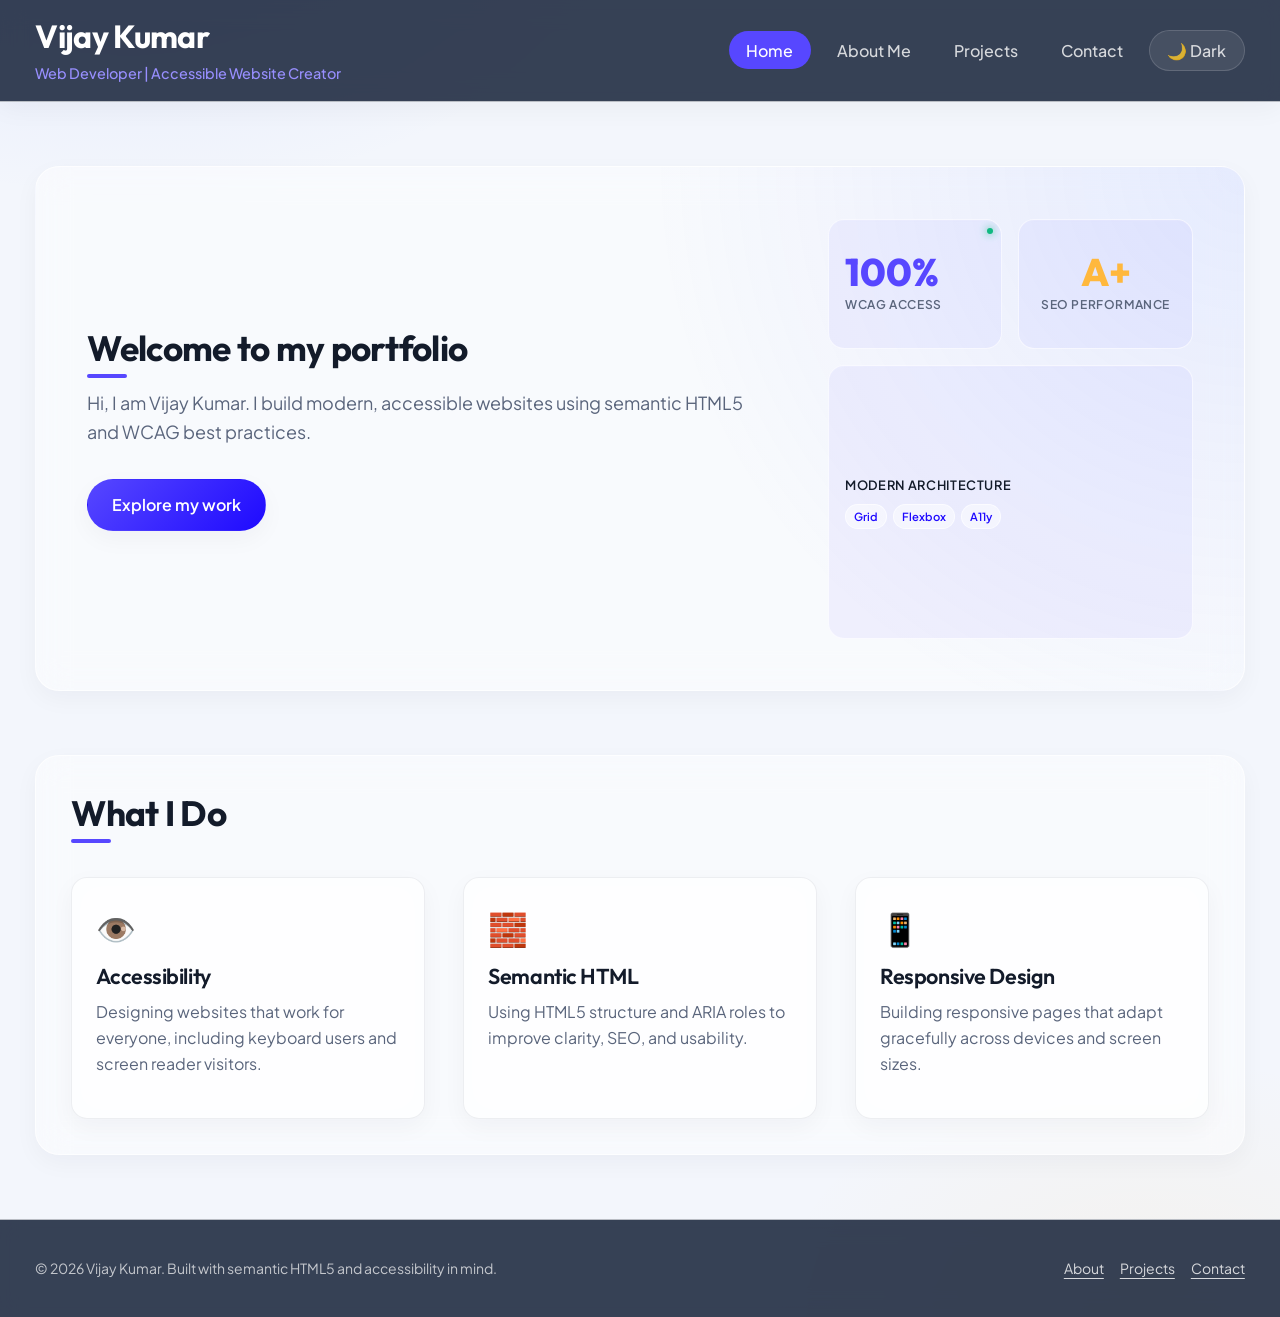
<file: index.html>
<!doctype html>
<html lang="en" dir="ltr">
<head>
  <meta charset="UTF-8">
  <meta name="viewport" content="width=device-width, initial-scale=1.0">
  <meta http-equiv="X-UA-Compatible" content="ie=edge">
  <title>Vijay Kumar | Web Developer & Accessibility Expert</title>
  <meta name="description" content="Discover Vijay Kumar's portfolio of semantic HTML5 and accessible websites. Expert in WCAG compliance and modern web standards.">
  <meta name="keywords" content="Web Developer, HTML5, CSS, Accessibility, WCAG, Semantic HTML, SEO-friendly, Portfolio">
  <meta name="author" content="Vijay Kumar">
  <meta name="theme-color" content="#004a99">
  <meta name="color-scheme" content="light dark">
  <link rel="icon" href="images/favicon.svg" type="image/svg+xml">
  <link rel="canonical" href="https://vijayportfolio.com/">
  
  <!-- Open Graph Tags for Social Media -->
  <meta property="og:type" content="website">
  <meta property="og:url" content="https://vijayportfolio.com/">
  <meta property="og:title" content="Vijay Kumar | Web Developer & Accessibility Expert">
  <meta property="og:description" content="Discover Vijay Kumar's portfolio of semantic HTML5 and accessible websites. Expert in WCAG compliance and modern web standards.">
  <meta property="og:image" content="https://vijayportfolio.com/images/og-image.png">
  <meta property="og:image:alt" content="Vijay Kumar's portfolio website">
  <meta property="og:site_name" content="Vijay Kumar's Portfolio">
  <meta property="og:locale" content="en_US">
  
  <!-- Twitter Card Tags -->
  <meta name="twitter:card" content="summary_large_image">
  <meta name="twitter:url" content="https://vijayportfolio.com/">
  <meta name="twitter:title" content="Vijay Kumar | Web Developer & Accessibility Expert">
  <meta name="twitter:description" content="Discover Vijay Kumar's portfolio of semantic HTML5 and accessible websites. Expert in WCAG compliance and modern web standards.">
  <meta name="twitter:image" content="https://vijayportfolio.com/images/twitter-image.png">
  <meta name="twitter:image:alt" content="Vijay Kumar's portfolio website">
  
  <!-- Additional SEO Meta Tags -->
  <meta name="robots" content="index, follow, max-image-preview:large, max-snippet:-1, max-video-preview:-1">
  <meta name="googlebot" content="index, follow">
  <link rel="stylesheet" href="css/style.css">
  
  <!-- JSON-LD Structured Data -->
  <script type="application/ld+json">
  {
    "@context": "https://schema.org",
    "@type": "Person",
    "name": "Vijay Kumar",
    "url": "https://vijayportfolio.com",
    "image": "https://vijayportfolio.com/images/profile.svg",
    "sameAs": [],
    "jobTitle": "Web Developer",
    "description": "Web Developer specializing in semantic HTML5 and accessible websites",
    "knowsAbout": ["Web Development", "HTML5", "CSS", "Accessibility", "WCAG", "SEO"]
  }
  </script>
  
  <script type="application/ld+json">
  {
    "@context": "https://schema.org",
    "@type": "WebSite",
    "name": "Vijay Kumar's Portfolio",
    "url": "https://vijayportfolio.com",
    "description": "Semantic HTML5 and accessible portfolio website"
  }
  </script>
</head>
<body class="site-shell">
  <!-- Skip to main content link for keyboard users -->
  <a href="#main-content" class="skip-link">Skip to main content</a>
  
  <header role="banner" aria-label="Site header">
    <div class="container header-row">
      <div class="brand-block">
        <h1>Vijay Kumar</h1>
        <p class="tagline" aria-label="Professional tagline">Web Developer | Accessible Website Creator</p>
      </div>
      <nav aria-label="Main site navigation" role="navigation">
        <ul class="nav-list">
          <li><a href="index.html" aria-current="page">Home</a></li>
          <li><a href="about.html">About Me</a></li>
          <li><a href="projects.html">Projects</a></li>
          <li><a href="contact.html">Contact</a></li>
          <li><button type="button" class="theme-toggle" id="themeToggle" aria-label="Toggle color theme">🌙 Dark</button></li>
        </ul>
      </nav>
    </div>
  </header>

  <main id="main-content" class="page-home" role="main" aria-label="Main content">
    <div class="container main-stack">
    <section aria-labelledby="welcome-heading" class="hero">
      <div class="hero-content">
        <h2 id="welcome-heading">Welcome to my portfolio</h2>
        <p>Hi, I am Vijay Kumar. I build modern, accessible websites using semantic HTML5 and WCAG best practices.</p>
        <a href="#skills-heading" class="btn-primary">Explore my work</a>
      </div>
      <div class="hero-visual" aria-hidden="true">
        <div class="visual-card stats-card">
          <div class="card-glow-dot"></div>
          <span class="stat-number">100%</span>
          <span class="stat-label">WCAG Access</span>
        </div>
        <div class="visual-card rank-card">
          <span class="rank-letter">A+</span>
          <span class="rank-label">SEO Performance</span>
        </div>
        <div class="visual-card tech-card">
          <span class="tech-title">Modern Architecture</span>
          <div class="tech-tags">
            <span>Grid</span>
            <span>Flexbox</span>
            <span>A11y</span>
          </div>
        </div>
      </div>
    </section>

    <section aria-labelledby="skills-heading" class="highlights">
      <h2 id="skills-heading">What I Do</h2>
      <div class="highlights-grid">
        <article aria-labelledby="accessibility-title">
          <div class="card-icon" aria-hidden="true">👁️</div>
          <h3 id="accessibility-title">Accessibility</h3>
          <p>Designing websites that work for everyone, including keyboard users and screen reader visitors.</p>
        </article>
        <article aria-labelledby="semantic-title">
          <div class="card-icon" aria-hidden="true">🧱</div>
          <h3 id="semantic-title">Semantic HTML</h3>
          <p>Using HTML5 structure and ARIA roles to improve clarity, SEO, and usability.</p>
        </article>
        <article aria-labelledby="responsive-title">
          <div class="card-icon" aria-hidden="true">📱</div>
          <h3 id="responsive-title">Responsive Design</h3>
          <p>Building responsive pages that adapt gracefully across devices and screen sizes.</p>
        </article>
      </div>
    </section>
    </div>
  </main>

  <footer role="contentinfo" aria-label="Site footer">
    <div class="container">
      <p>&copy; 2026 Vijay Kumar. Built with semantic HTML5 and accessibility in mind.</p>
      <nav aria-label="Footer navigation">
        <ul class="footer-links">
          <li><a href="about.html">About</a></li>
          <li><a href="projects.html">Projects</a></li>
          <li><a href="contact.html">Contact</a></li>
        </ul>
      </nav>
    </div>
  </footer>
  <script>
    (function () {
      const savedTheme = localStorage.getItem('portfolio-theme');
      const systemTheme = window.matchMedia('(prefers-color-scheme: dark)').matches ? 'dark' : 'light';
      const theme = savedTheme || systemTheme;
      document.documentElement.setAttribute('data-theme', theme);

      const button = document.getElementById('themeToggle');
      if (button) {
        button.textContent = theme === 'dark' ? '☀️ Light' : '🌙 Dark';
        button.addEventListener('click', () => {
          const nextTheme = document.documentElement.getAttribute('data-theme') === 'dark' ? 'light' : 'dark';
          document.documentElement.setAttribute('data-theme', nextTheme);
          localStorage.setItem('portfolio-theme', nextTheme);
          button.textContent = nextTheme === 'dark' ? '☀️ Light' : '🌙 Dark';
          button.setAttribute('aria-pressed', String(nextTheme === 'dark'));
        });
        button.setAttribute('aria-pressed', String(theme === 'dark'));
      }
    })();
  </script>
</body>
</html>
</file>
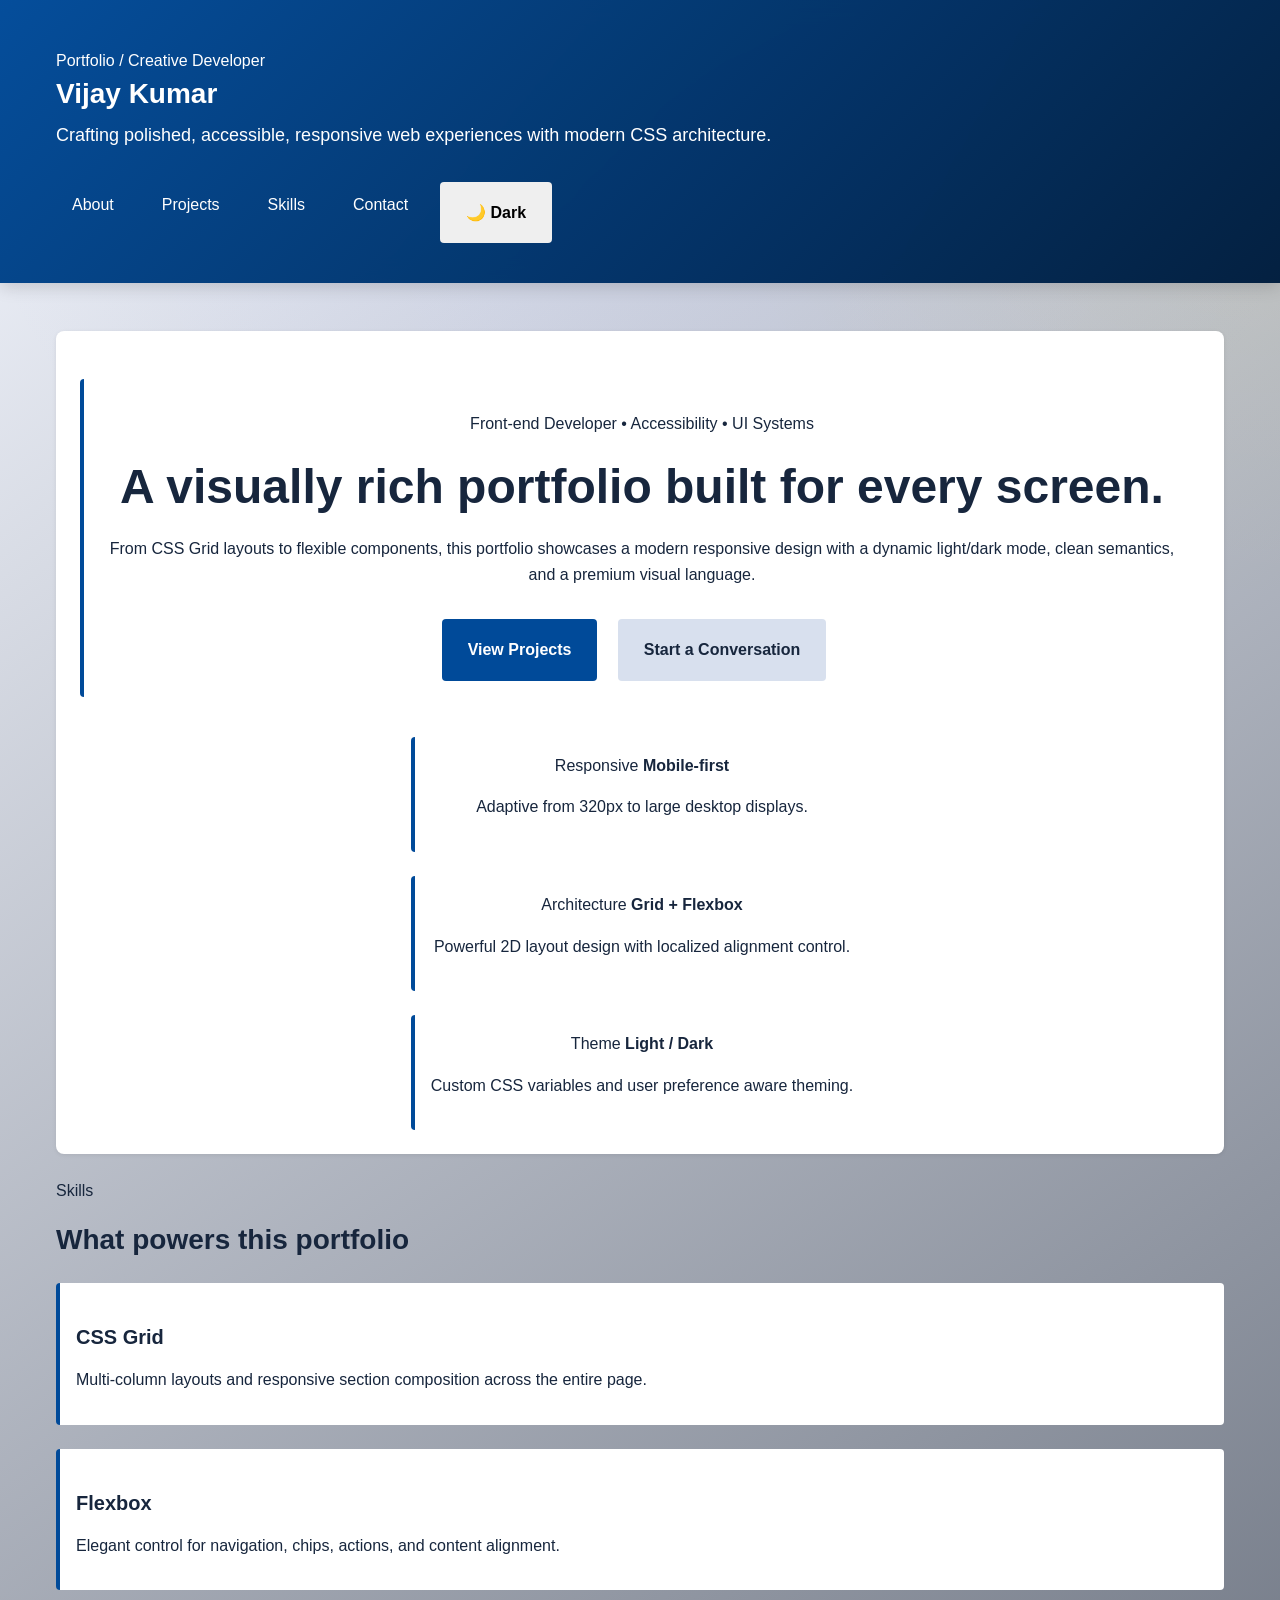
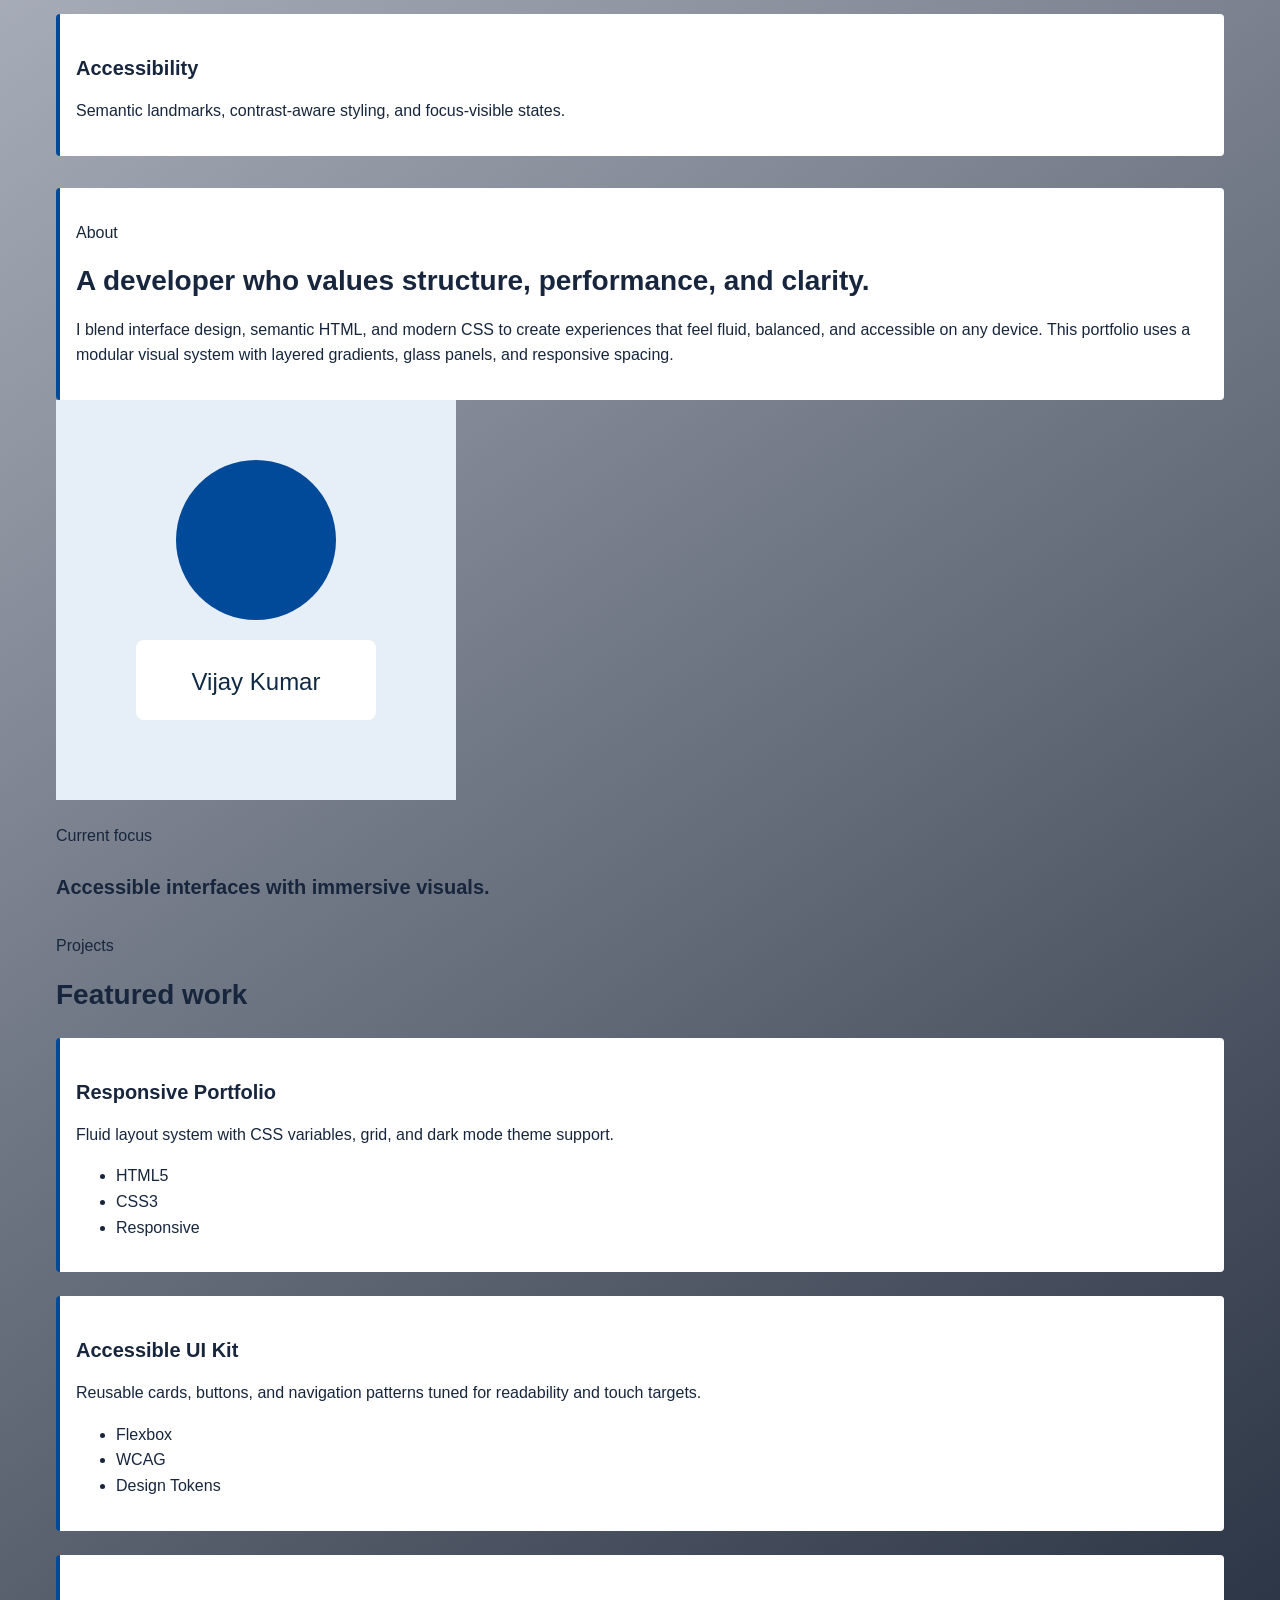
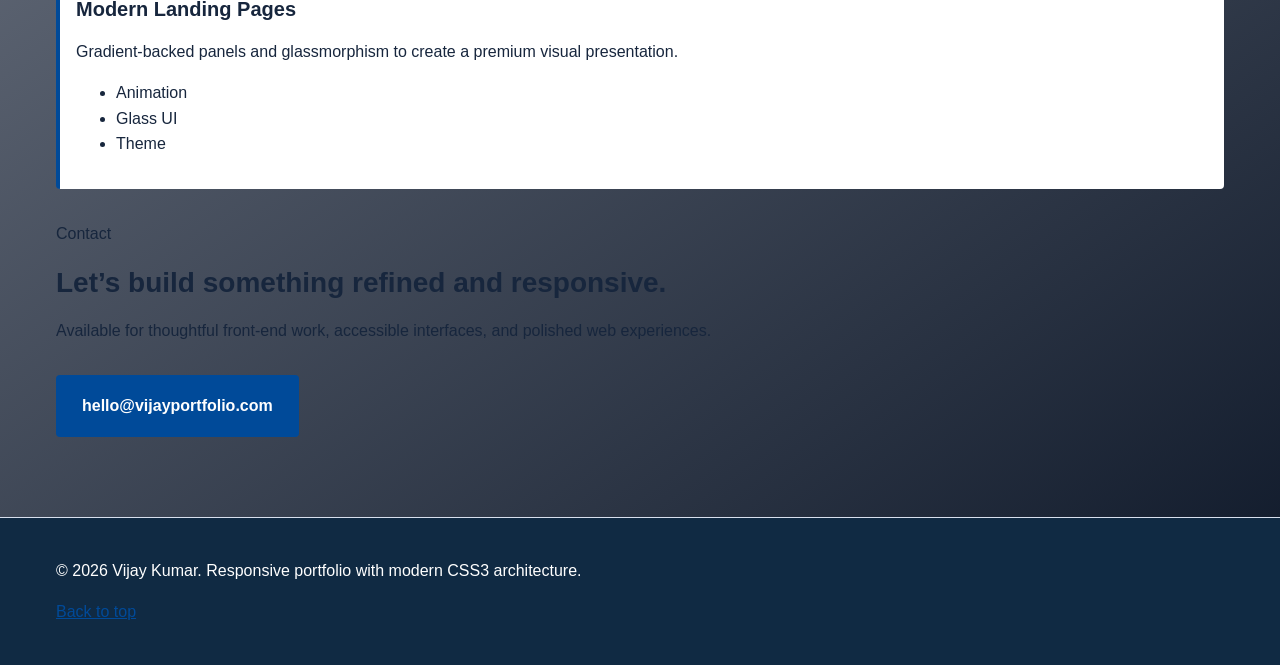
<file: portfolio/index.html>
<!doctype html>
<html lang="en" dir="ltr">
<head>
  <meta charset="UTF-8">
  <meta name="viewport" content="width=device-width, initial-scale=1.0">
  <meta name="description" content="Modern, responsive portfolio of Vijay Kumar with accessible design, CSS Grid, Flexbox and a light/dark theme.">
  <meta name="theme-color" content="#0f172a">
  <title>Vijay Kumar | Responsive Portfolio</title>
  <link rel="preconnect" href="https://fonts.googleapis.com">
  <link rel="preconnect" href="https://fonts.gstatic.com" crossorigin>
  <link href="https://fonts.googleapis.com/css2?family=Inter:wght@400;500;600;700;800&family=Space+Grotesk:wght@500;700&display=swap" rel="stylesheet">
  <link rel="stylesheet" href="css/style.css">
</head>
<body class="site-shell">
  <a href="#main-content" class="skip-link">Skip to main content</a>

  <header class="site-header">
    <div class="container header-row">
      <div class="brand-block">
        <p class="eyebrow">Portfolio / Creative Developer</p>
        <h1>Vijay Kumar</h1>
        <p class="tagline">Crafting polished, accessible, responsive web experiences with modern CSS architecture.</p>
      </div>
      <nav aria-label="Primary navigation">
        <ul class="nav-list">
          <li><a href="#about">About</a></li>
          <li><a href="#projects">Projects</a></li>
          <li><a href="#skills">Skills</a></li>
          <li><a href="#contact">Contact</a></li>
          <li><button type="button" class="theme-toggle" id="themeToggle" aria-label="Toggle color theme">🌙 Dark</button></li>
        </ul>
      </nav>
    </div>
  </header>

  <main id="main-content" class="page-portfolio">
    <div class="container main-stack">
      <section class="hero glass-panel" aria-labelledby="hero-title">
        <article class="hero-copy">
          <p class="eyebrow accent">Front-end Developer • Accessibility • UI Systems</p>
          <h2 id="hero-title">A visually rich portfolio built for every screen.</h2>
          <p>From CSS Grid layouts to flexible components, this portfolio showcases a modern responsive design with a dynamic light/dark mode, clean semantics, and a premium visual language.</p>
          <div class="hero-actions">
            <a class="btn btn-primary" href="#projects">View Projects</a>
            <a class="btn btn-secondary" href="#contact">Start a Conversation</a>
          </div>
        </article>

        <aside class="hero-visual" aria-label="Highlights dashboard">
          <article class="mini-card glow-card">
            <span class="chip">Responsive</span>
            <strong>Mobile-first</strong>
            <p>Adaptive from 320px to large desktop displays.</p>
          </article>
          <article class="mini-card">
            <span class="chip">Architecture</span>
            <strong>Grid + Flexbox</strong>
            <p>Powerful 2D layout design with localized alignment control.</p>
          </article>
          <article class="mini-card wide-card">
            <span class="chip">Theme</span>
            <strong>Light / Dark</strong>
            <p>Custom CSS variables and user preference aware theming.</p>
          </article>
        </aside>
      </section>

      <section id="skills" class="glass-panel" aria-labelledby="skills-heading">
        <div class="section-heading">
          <p class="eyebrow">Skills</p>
          <h2 id="skills-heading">What powers this portfolio</h2>
        </div>
        <div class="skills-grid">
          <article class="feature-card">
            <h3>CSS Grid</h3>
            <p>Multi-column layouts and responsive section composition across the entire page.</p>
          </article>
          <article class="feature-card">
            <h3>Flexbox</h3>
            <p>Elegant control for navigation, chips, actions, and content alignment.</p>
          </article>
          <article class="feature-card">
            <h3>Accessibility</h3>
            <p>Semantic landmarks, contrast-aware styling, and focus-visible states.</p>
          </article>
        </div>
      </section>

      <section id="about" class="about-grid" aria-labelledby="about-heading">
        <article class="glass-panel about-copy">
          <p class="eyebrow">About</p>
          <h2 id="about-heading">A developer who values structure, performance, and clarity.</h2>
          <p>I blend interface design, semantic HTML, and modern CSS to create experiences that feel fluid, balanced, and accessible on any device. This portfolio uses a modular visual system with layered gradients, glass panels, and responsive spacing.</p>
        </article>
        <aside class="glass-panel profile-panel" aria-label="Profile summary">
          <img src="../images/profile.svg" alt="Illustrated profile of Vijay Kumar">
          <p class="profile-label">Current focus</p>
          <h3>Accessible interfaces with immersive visuals.</h3>
        </aside>
      </section>

      <section id="projects" class="glass-panel" aria-labelledby="projects-heading">
        <div class="section-heading">
          <p class="eyebrow">Projects</p>
          <h2 id="projects-heading">Featured work</h2>
        </div>
        <div class="project-grid">
          <article class="project-card">
            <h3>Responsive Portfolio</h3>
            <p>Fluid layout system with CSS variables, grid, and dark mode theme support.</p>
            <ul class="tag-list"><li>HTML5</li><li>CSS3</li><li>Responsive</li></ul>
          </article>
          <article class="project-card">
            <h3>Accessible UI Kit</h3>
            <p>Reusable cards, buttons, and navigation patterns tuned for readability and touch targets.</p>
            <ul class="tag-list"><li>Flexbox</li><li>WCAG</li><li>Design Tokens</li></ul>
          </article>
          <article class="project-card">
            <h3>Modern Landing Pages</h3>
            <p>Gradient-backed panels and glassmorphism to create a premium visual presentation.</p>
            <ul class="tag-list"><li>Animation</li><li>Glass UI</li><li>Theme</li></ul>
          </article>
        </div>
      </section>

      <section id="contact" class="glass-panel contact-panel" aria-labelledby="contact-heading">
        <div>
          <p class="eyebrow">Contact</p>
          <h2 id="contact-heading">Let’s build something refined and responsive.</h2>
          <p>Available for thoughtful front-end work, accessible interfaces, and polished web experiences.</p>
        </div>
        <a class="btn btn-primary" href="mailto:hello@vijayportfolio.com">hello@vijayportfolio.com</a>
      </section>
    </div>
  </main>

  <footer class="site-footer">
    <div class="container footer-row">
      <p>© 2026 Vijay Kumar. Responsive portfolio with modern CSS3 architecture.</p>
      <a href="#top">Back to top</a>
    </div>
  </footer>

  <script>
    (function () {
      const savedTheme = localStorage.getItem('portfolio-theme');
      const systemTheme = window.matchMedia('(prefers-color-scheme: dark)').matches ? 'dark' : 'light';
      const theme = savedTheme || systemTheme;
      document.documentElement.setAttribute('data-theme', theme);
      const button = document.getElementById('themeToggle');
      if (button) {
        button.textContent = theme === 'dark' ? '☀️ Light' : '🌙 Dark';
        button.addEventListener('click', () => {
          const nextTheme = document.documentElement.getAttribute('data-theme') === 'dark' ? 'light' : 'dark';
          document.documentElement.setAttribute('data-theme', nextTheme);
          localStorage.setItem('portfolio-theme', nextTheme);
          button.textContent = nextTheme === 'dark' ? '☀️ Light' : '🌙 Dark';
          button.setAttribute('aria-pressed', String(nextTheme === 'dark'));
        });
        button.setAttribute('aria-pressed', String(theme === 'dark'));
      }
    })();
  </script>
</body>
</html>
</file>
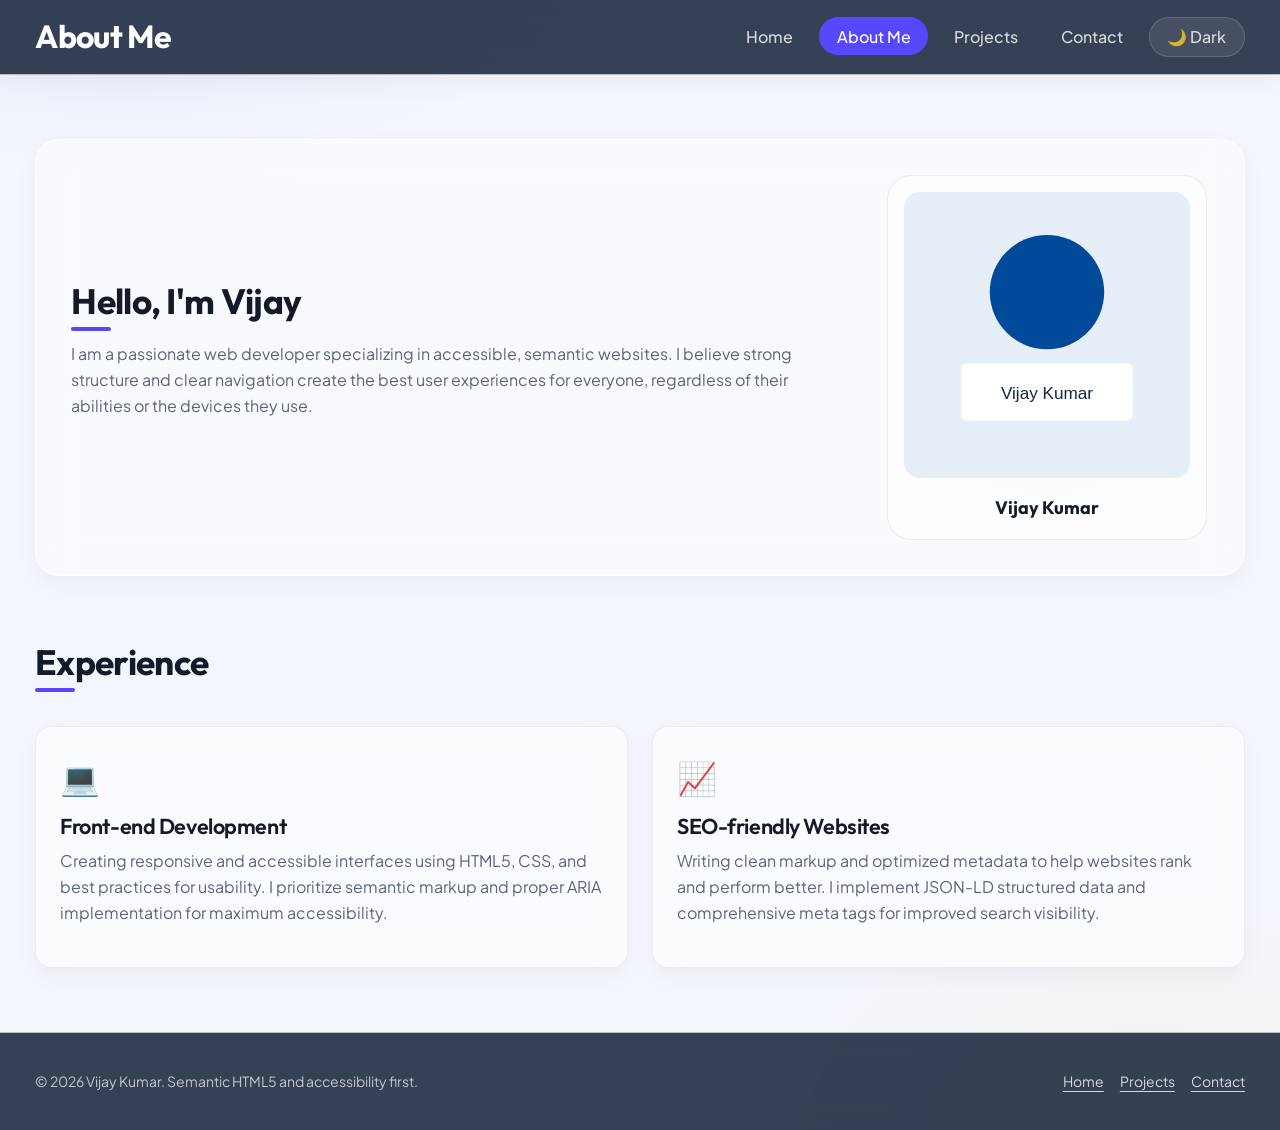
<file: about.html>
<!doctype html>
<html lang="en" dir="ltr">
<head>
  <meta charset="UTF-8">
  <meta name="viewport" content="width=device-width, initial-scale=1.0">
  <meta http-equiv="X-UA-Compatible" content="ie=edge">
  <title>About Vijay Kumar | Web Developer & Accessibility Expert</title>
  <meta name="description" content="Learn about Vijay Kumar, a passionate web developer specializing in accessible, semantic websites with a focus on WCAG compliance and modern standards.">
  <meta name="keywords" content="About, Web Developer, HTML5, CSS, Accessibility, WCAG, Semantic HTML, Experience">
  <meta name="author" content="Vijay Kumar">
  <meta name="theme-color" content="#004a99">
  <meta name="color-scheme" content="light dark">
  <link rel="icon" href="images/favicon.svg" type="image/svg+xml">
  <link rel="canonical" href="https://vijayportfolio.com/about.html">
  
  <!-- Open Graph Tags -->
  <meta property="og:type" content="website">
  <meta property="og:url" content="https://vijayportfolio.com/about.html">
  <meta property="og:title" content="About Vijay Kumar | Web Developer & Accessibility Expert">
  <meta property="og:description" content="Learn about Vijay Kumar, a passionate web developer specializing in accessible, semantic websites with a focus on WCAG compliance and modern standards.">
  <meta property="og:image" content="https://vijayportfolio.com/images/og-image.png">
  <meta property="og:image:alt" content="Vijay Kumar's about page">
  <meta property="og:site_name" content="Vijay Kumar's Portfolio">
  
  <!-- Twitter Card Tags -->
  <meta name="twitter:card" content="summary_large_image">
  <meta name="twitter:url" content="https://vijayportfolio.com/about.html">
  <meta name="twitter:title" content="About Vijay Kumar | Web Developer & Accessibility Expert">
  <meta name="twitter:description" content="Learn about Vijay Kumar, a passionate web developer specializing in accessible, semantic websites with a focus on WCAG compliance and modern standards.">
  <meta name="twitter:image" content="https://vijayportfolio.com/images/twitter-image.png">
  
  <meta name="robots" content="index, follow, max-image-preview:large, max-snippet:-1, max-video-preview:-1">
  <link rel="stylesheet" href="css/style.css">
  
  <!-- JSON-LD Structured Data -->
  <script type="application/ld+json">
  {
    "@context": "https://schema.org",
    "@type": "Person",
    "name": "Vijay Kumar",
    "url": "https://vijayportfolio.com",
    "image": "https://vijayportfolio.com/images/profile.svg",
    "jobTitle": "Web Developer",
    "worksFor": {
      "@type": "Organization",
      "name": "Self-employed"
    }
  }
  </script>
</head>
<body class="site-shell">
  <a href="#main-content" class="skip-link">Skip to main content</a>
  
  <header role="banner" aria-label="Site header">
    <div class="container header-row">
      <div class="brand-block">
        <h1>About Me</h1>
      </div>
      <nav aria-label="Main site navigation" role="navigation">
        <ul class="nav-list">
          <li><a href="index.html">Home</a></li>
          <li><a href="about.html" aria-current="page">About Me</a></li>
          <li><a href="projects.html">Projects</a></li>
          <li><a href="contact.html">Contact</a></li>
          <li><button type="button" class="theme-toggle" id="themeToggle" aria-label="Toggle color theme">🌙 Dark</button></li>
        </ul>
      </nav>
    </div>
  </header>

  <main id="main-content" class="page-about" role="main" aria-label="Main content">
    <div class="container main-stack">
    <section aria-labelledby="about-heading" class="about-section">
      <div class="about-grid">
        <div class="about-text">
          <h2 id="about-heading">Hello, I'm Vijay</h2>
          <p>I am a passionate web developer specializing in accessible, semantic websites. I believe strong structure and clear navigation create the best user experiences for everyone, regardless of their abilities or the devices they use.</p>
        </div>
        <figure class="profile-card" aria-label="Profile information">
          <div class="profile-glow"></div>
          <img src="images/profile.svg" alt="Vijay Kumar profile photo" width="200" height="200">
          <figcaption>Vijay Kumar</figcaption>
        </figure>
      </div>
    </section>

    <section aria-labelledby="experience-heading">
      <h2 id="experience-heading">Experience</h2>
      <div class="experience-grid">
        <article aria-labelledby="frontend-title">
          <div class="card-icon" aria-hidden="true">💻</div>
          <h3 id="frontend-title">Front-end Development</h3>
          <p>Creating responsive and accessible interfaces using HTML5, CSS, and best practices for usability. I prioritize semantic markup and proper ARIA implementation for maximum accessibility.</p>
        </article>
        <article aria-labelledby="seo-title">
          <div class="card-icon" aria-hidden="true">📈</div>
          <h3 id="seo-title">SEO-friendly Websites</h3>
          <p>Writing clean markup and optimized metadata to help websites rank and perform better. I implement JSON-LD structured data and comprehensive meta tags for improved search visibility.</p>
        </article>
      </div>
    </section>
    </div>
  </main>

  <footer role="contentinfo" aria-label="Site footer">
    <div class="container">
      <p>&copy; 2026 Vijay Kumar. Semantic HTML5 and accessibility first.</p>
      <nav aria-label="Footer navigation">
        <ul class="footer-links">
          <li><a href="index.html">Home</a></li>
          <li><a href="projects.html">Projects</a></li>
          <li><a href="contact.html">Contact</a></li>
        </ul>
      </nav>
    </div>
  </footer>
  <script>
    (function () {
      const savedTheme = localStorage.getItem('portfolio-theme');
      const systemTheme = window.matchMedia('(prefers-color-scheme: dark)').matches ? 'dark' : 'light';
      const theme = savedTheme || systemTheme;
      document.documentElement.setAttribute('data-theme', theme);

      const button = document.getElementById('themeToggle');
      if (button) {
        button.textContent = theme === 'dark' ? '☀️ Light' : '🌙 Dark';
        button.addEventListener('click', () => {
          const nextTheme = document.documentElement.getAttribute('data-theme') === 'dark' ? 'light' : 'dark';
          document.documentElement.setAttribute('data-theme', nextTheme);
          localStorage.setItem('portfolio-theme', nextTheme);
          button.textContent = nextTheme === 'dark' ? '☀️ Light' : '🌙 Dark';
          button.setAttribute('aria-pressed', String(nextTheme === 'dark'));
        });
        button.setAttribute('aria-pressed', String(theme === 'dark'));
      }
    })();
  </script>
</body>
</html>
</file>
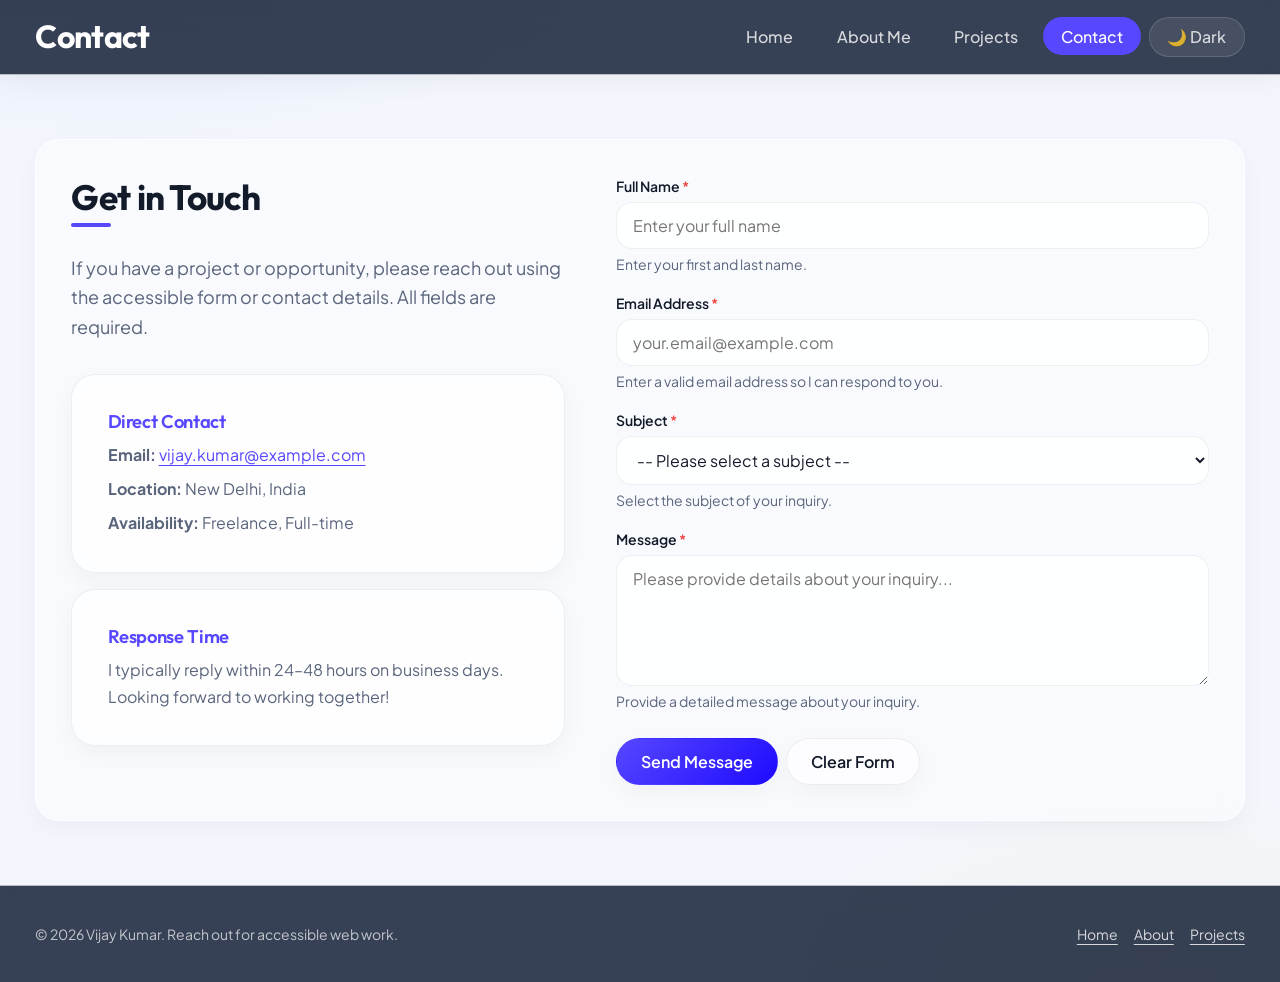
<file: contact.html>
<!doctype html>
<html lang="en" dir="ltr">
<head>
  <meta charset="UTF-8">
  <meta name="viewport" content="width=device-width, initial-scale=1.0">
  <meta http-equiv="X-UA-Compatible" content="ie=edge">
  <title>Contact | Vijay Kumar | Web Developer & Accessibility Expert</title>
  <meta name="description" content="Get in touch with Vijay Kumar for your web development and accessibility needs. Contact form for inquiries about accessible website design and semantic HTML5 projects.">
  <meta name="keywords" content="Contact, Get in Touch, Web Developer, Accessibility, WCAG, HTML5, Portfolio">
  <meta name="author" content="Vijay Kumar">
  <meta name="theme-color" content="#004a99">
  <meta name="color-scheme" content="light dark">
  <link rel="icon" href="images/favicon.svg" type="image/svg+xml">
  <link rel="canonical" href="https://vijayportfolio.com/contact.html">
  
  <!-- Open Graph Tags -->
  <meta property="og:type" content="website">
  <meta property="og:url" content="https://vijayportfolio.com/contact.html">
  <meta property="og:title" content="Contact | Vijay Kumar | Web Developer & Accessibility Expert">
  <meta property="og:description" content="Get in touch with Vijay Kumar for your web development and accessibility needs.">
  <meta property="og:image" content="https://vijayportfolio.com/images/og-image.png">
  <meta property="og:image:alt" content="Vijay Kumar's contact page">
  <meta property="og:site_name" content="Vijay Kumar's Portfolio">
  
  <!-- Twitter Card Tags -->
  <meta name="twitter:card" content="summary_large_image">
  <meta name="twitter:url" content="https://vijayportfolio.com/contact.html">
  <meta name="twitter:title" content="Contact | Vijay Kumar | Web Developer & Accessibility Expert">
  <meta name="twitter:description" content="Get in touch with Vijay Kumar for your web development and accessibility needs.">
  <meta name="twitter:image" content="https://vijayportfolio.com/images/twitter-image.png">
  
  <meta name="robots" content="index, follow, max-image-preview:large, max-snippet:-1, max-video-preview:-1">
  <link rel="stylesheet" href="css/style.css">
  
  <!-- JSON-LD Structured Data -->
  <script type="application/ld+json">
  {
    "@context": "https://schema.org",
    "@type": "ContactPage",
    "name": "Contact Vijay Kumar",
    "url": "https://vijayportfolio.com/contact.html",
    "contactPoint": {
      "@type": "ContactPoint",
      "contactType": "Customer Service"
    }
  }
  </script>
</head>
<body class="site-shell">
  <a href="#main-content" class="skip-link">Skip to main content</a>
  
  <header role="banner" aria-label="Site header">
    <div class="container header-row">
      <div class="brand-block">
        <h1>Contact</h1>
      </div>
      <nav aria-label="Main site navigation" role="navigation">
        <ul class="nav-list">
          <li><a href="index.html">Home</a></li>
          <li><a href="about.html">About Me</a></li>
          <li><a href="projects.html">Projects</a></li>
          <li><a href="contact.html" aria-current="page">Contact</a></li>
          <li><button type="button" class="theme-toggle" id="themeToggle" aria-label="Toggle color theme">🌙 Dark</button></li>
        </ul>
      </nav>
    </div>
  </header>

  <main id="main-content" class="page-contact" role="main" aria-label="Main content">
    <div class="container main-stack">
    <section aria-labelledby="contact-heading" class="contact-section">
      <div class="contact-grid">
        <div class="contact-info-block">
          <h2 id="contact-heading">Get in Touch</h2>
          <p class="contact-intro">If you have a project or opportunity, please reach out using the accessible form or contact details. All fields are required.</p>
          
          <div class="info-card glass-card">
            <h3>Direct Contact</h3>
            <p><strong>Email:</strong> <a href="mailto:vijay.kumar@example.com">vijay.kumar@example.com</a></p>
            <p><strong>Location:</strong> New Delhi, India</p>
            <p><strong>Availability:</strong> Freelance, Full-time</p>
          </div>
          
          <div class="info-card glass-card">
            <h3>Response Time</h3>
            <p>I typically reply within 24–48 hours on business days. Looking forward to working together!</p>
          </div>
        </div>

        <div class="contact-form-block">
          <form aria-label="Contact Form" class="contact-form" method="POST" action="#" novalidate>
            <!-- Alert for form errors (initially hidden) -->
            <div id="form-errors" role="alert" aria-live="polite" class="form-errors" style="display: none;"></div>

            <div class="form-group">
              <label for="name">Full Name <span aria-label="required">*</span></label>
              <input type="text" id="name" name="name" required aria-required="true" aria-describedby="name-help" placeholder="Enter your full name">
              <small id="name-help">Enter your first and last name.</small>
            </div>

            <div class="form-group">
              <label for="email">Email Address <span aria-label="required">*</span></label>
              <input type="email" id="email" name="email" required aria-required="true" aria-describedby="email-help" placeholder="your.email@example.com">
              <small id="email-help">Enter a valid email address so I can respond to you.</small>
            </div>

            <div class="form-group">
              <label for="subject">Subject <span aria-label="required">*</span></label>
              <select id="subject" name="subject" required aria-required="true" aria-describedby="subject-help">
                <option value="">-- Please select a subject --</option>
                <option value="general">General Inquiry</option>
                <option value="project">Project Proposal</option>
                <option value="accessibility">Accessibility Consultation</option>
                <option value="other">Other</option>
              </select>
              <small id="subject-help">Select the subject of your inquiry.</small>
            </div>

            <div class="form-group">
              <label for="message">Message <span aria-label="required">*</span></label>
              <textarea id="message" name="message" rows="5" required aria-required="true" aria-describedby="message-help" placeholder="Please provide details about your inquiry..."></textarea>
              <small id="message-help">Provide a detailed message about your inquiry.</small>
            </div>

            <div class="form-actions">
              <button type="submit" class="btn-primary">Send Message</button>
              <button type="reset" class="btn-secondary">Clear Form</button>
            </div>
          </form>
        </div>
      </div>
    </section>
    </div>
  </main>

  <footer role="contentinfo" aria-label="Site footer">
    <div class="container">
      <p>&copy; 2026 Vijay Kumar. Reach out for accessible web work.</p>
      <nav aria-label="Footer navigation">
        <ul class="footer-links">
          <li><a href="index.html">Home</a></li>
          <li><a href="about.html">About</a></li>
          <li><a href="projects.html">Projects</a></li>
        </ul>
      </nav>
    </div>
  </footer>
  <script>
    (function () {
      const savedTheme = localStorage.getItem('portfolio-theme');
      const systemTheme = window.matchMedia('(prefers-color-scheme: dark)').matches ? 'dark' : 'light';
      const theme = savedTheme || systemTheme;
      document.documentElement.setAttribute('data-theme', theme);

      const button = document.getElementById('themeToggle');
      if (button) {
        button.textContent = theme === 'dark' ? '☀️ Light' : '🌙 Dark';
        button.addEventListener('click', () => {
          const nextTheme = document.documentElement.getAttribute('data-theme') === 'dark' ? 'light' : 'dark';
          document.documentElement.setAttribute('data-theme', nextTheme);
          localStorage.setItem('portfolio-theme', nextTheme);
          button.textContent = nextTheme === 'dark' ? '☀️ Light' : '🌙 Dark';
          button.setAttribute('aria-pressed', String(nextTheme === 'dark'));
        });
        button.setAttribute('aria-pressed', String(theme === 'dark'));
      }
    })();
  </script>
</body>
</html>
</file>
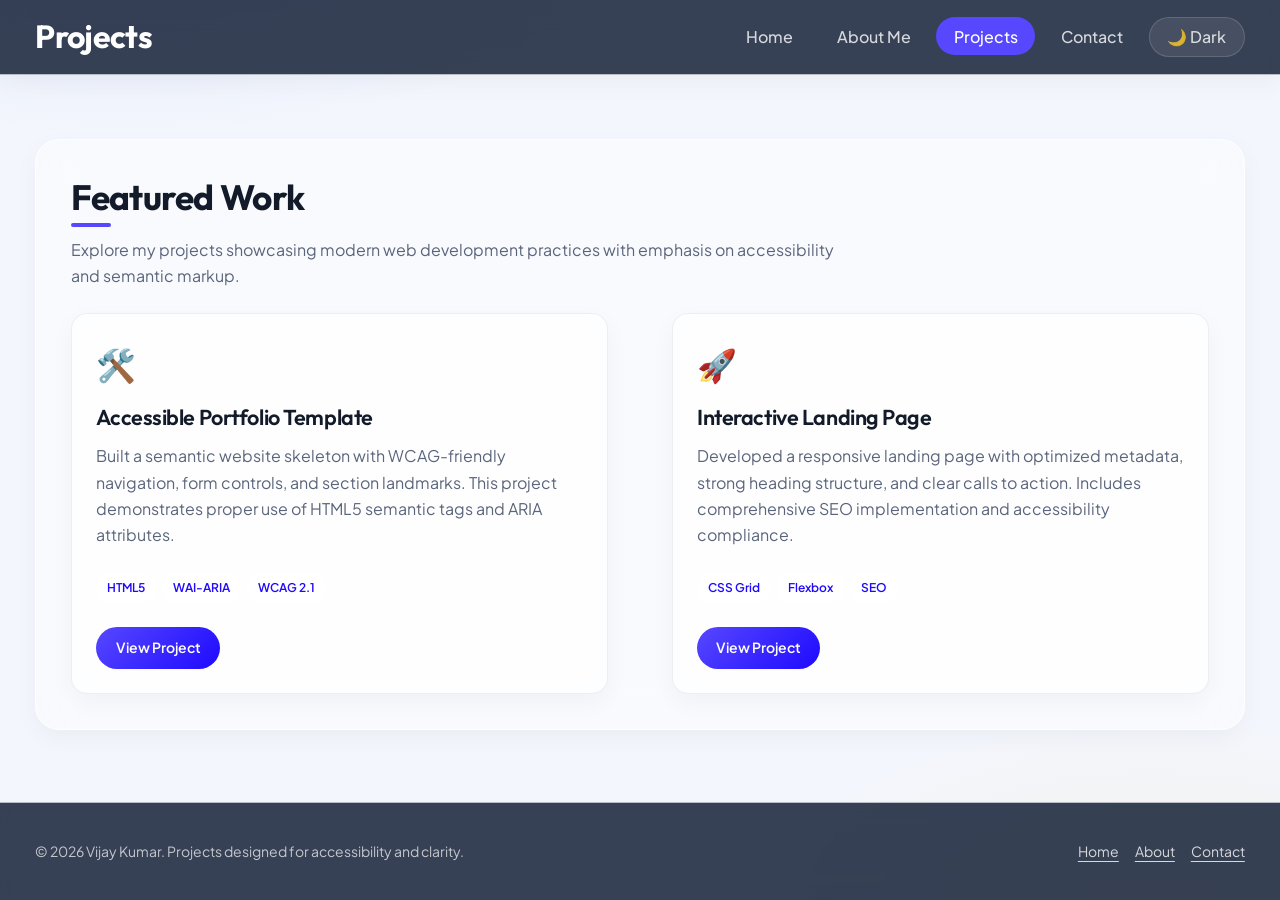
<file: projects.html>
<!doctype html>
<html lang="en" dir="ltr">
<head>
  <meta charset="UTF-8">
  <meta name="viewport" content="width=device-width, initial-scale=1.0">
  <meta http-equiv="X-UA-Compatible" content="ie=edge">
  <title>Projects | Vijay Kumar | Web Developer & Accessibility Expert</title>
  <meta name="description" content="Explore Vijay Kumar's featured projects showcasing semantic HTML5, accessible design, and WCAG compliance. From portfolio templates to interactive landing pages.">
  <meta name="keywords" content="Projects, Portfolio, Web Development, HTML5, CSS, Accessibility, WCAG, Responsive Design">
  <meta name="author" content="Vijay Kumar">
  <meta name="theme-color" content="#004a99">
  <meta name="color-scheme" content="light dark">
  <link rel="icon" href="images/favicon.svg" type="image/svg+xml">
  <link rel="canonical" href="https://vijayportfolio.com/projects.html">
  
  <!-- Open Graph Tags -->
  <meta property="og:type" content="website">
  <meta property="og:url" content="https://vijayportfolio.com/projects.html">
  <meta property="og:title" content="Projects | Vijay Kumar | Web Developer & Accessibility Expert">
  <meta property="og:description" content="Explore Vijay Kumar's featured projects showcasing semantic HTML5, accessible design, and WCAG compliance.">
  <meta property="og:image" content="https://vijayportfolio.com/images/og-image.png">
  <meta property="og:image:alt" content="Vijay Kumar's projects">
  <meta property="og:site_name" content="Vijay Kumar's Portfolio">
  
  <!-- Twitter Card Tags -->
  <meta name="twitter:card" content="summary_large_image">
  <meta name="twitter:url" content="https://vijayportfolio.com/projects.html">
  <meta name="twitter:title" content="Projects | Vijay Kumar | Web Developer & Accessibility Expert">
  <meta name="twitter:description" content="Explore Vijay Kumar's featured projects showcasing semantic HTML5, accessible design, and WCAG compliance.">
  <meta name="twitter:image" content="https://vijayportfolio.com/images/twitter-image.png">
  
  <meta name="robots" content="index, follow, max-image-preview:large, max-snippet:-1, max-video-preview:-1">
  <link rel="stylesheet" href="css/style.css">
  
  <!-- JSON-LD Structured Data -->
  <script type="application/ld+json">
  {
    "@context": "https://schema.org",
    "@type": "CollectionPage",
    "name": "Projects",
    "url": "https://vijayportfolio.com/projects.html",
    "hasPart": [
      {
        "@type": "CreativeWork",
        "name": "Accessible Portfolio Template",
        "description": "Built a semantic website skeleton with WCAG-friendly navigation, form controls, and section landmarks."
      },
      {
        "@type": "CreativeWork",
        "name": "Interactive Landing Page",
        "description": "Developed a responsive landing page with optimized metadata, strong heading structure, and clear calls to action."
      }
    ]
  }
  </script>
</head>
<body class="site-shell">
  <a href="#main-content" class="skip-link">Skip to main content</a>
  
  <header role="banner" aria-label="Site header">
    <div class="container header-row">
      <div class="brand-block">
        <h1>Projects</h1>
      </div>
      <nav aria-label="Main site navigation" role="navigation">
        <ul class="nav-list">
          <li><a href="index.html">Home</a></li>
          <li><a href="about.html">About Me</a></li>
          <li><a href="projects.html" aria-current="page">Projects</a></li>
          <li><a href="contact.html">Contact</a></li>
          <li><button type="button" class="theme-toggle" id="themeToggle" aria-label="Toggle color theme">🌙 Dark</button></li>
        </ul>
      </nav>
    </div>
  </header>

  <main id="main-content" class="page-projects" role="main" aria-label="Main content">
    <div class="container main-stack">
    <section aria-labelledby="projects-heading" class="projects-section">
      <h2 id="projects-heading">Featured Work</h2>
      <p>Explore my projects showcasing modern web development practices with emphasis on accessibility and semantic markup.</p>
      <div class="projects-grid">
        <article aria-labelledby="project-1-title">
          <div class="card-icon" aria-hidden="true">🛠️</div>
          <h3 id="project-1-title">Accessible Portfolio Template</h3>
          <p>Built a semantic website skeleton with WCAG-friendly navigation, form controls, and section landmarks. This project demonstrates proper use of HTML5 semantic tags and ARIA attributes.</p>
          <div class="project-tags">
            <span class="tag">HTML5</span>
            <span class="tag">WAI-ARIA</span>
            <span class="tag">WCAG 2.1</span>
          </div>
          <a href="#" class="project-link" aria-label="View Accessible Portfolio Template project">View Project</a>
        </article>
        <article aria-labelledby="project-2-title">
          <div class="card-icon" aria-hidden="true">🚀</div>
          <h3 id="project-2-title">Interactive Landing Page</h3>
          <p>Developed a responsive landing page with optimized metadata, strong heading structure, and clear calls to action. Includes comprehensive SEO implementation and accessibility compliance.</p>
          <div class="project-tags">
            <span class="tag">CSS Grid</span>
            <span class="tag">Flexbox</span>
            <span class="tag">SEO</span>
          </div>
          <a href="#" class="project-link" aria-label="View Interactive Landing Page project">View Project</a>
        </article>
      </div>
    </section>
    </div>
  </main>

  <footer role="contentinfo" aria-label="Site footer">
    <div class="container">
      <p>&copy; 2026 Vijay Kumar. Projects designed for accessibility and clarity.</p>
      <nav aria-label="Footer navigation">
        <ul class="footer-links">
          <li><a href="index.html">Home</a></li>
          <li><a href="about.html">About</a></li>
          <li><a href="contact.html">Contact</a></li>
        </ul>
      </nav>
    </div>
  </footer>
  <script>
    (function () {
      const savedTheme = localStorage.getItem('portfolio-theme');
      const systemTheme = window.matchMedia('(prefers-color-scheme: dark)').matches ? 'dark' : 'light';
      const theme = savedTheme || systemTheme;
      document.documentElement.setAttribute('data-theme', theme);

      const button = document.getElementById('themeToggle');
      if (button) {
        button.textContent = theme === 'dark' ? '☀️ Light' : '🌙 Dark';
        button.addEventListener('click', () => {
          const nextTheme = document.documentElement.getAttribute('data-theme') === 'dark' ? 'light' : 'dark';
          document.documentElement.setAttribute('data-theme', nextTheme);
          localStorage.setItem('portfolio-theme', nextTheme);
          button.textContent = nextTheme === 'dark' ? '☀️ Light' : '🌙 Dark';
          button.setAttribute('aria-pressed', String(nextTheme === 'dark'));
        });
        button.setAttribute('aria-pressed', String(theme === 'dark'));
      }
    })();
  </script>
</body>
</html>
</file>
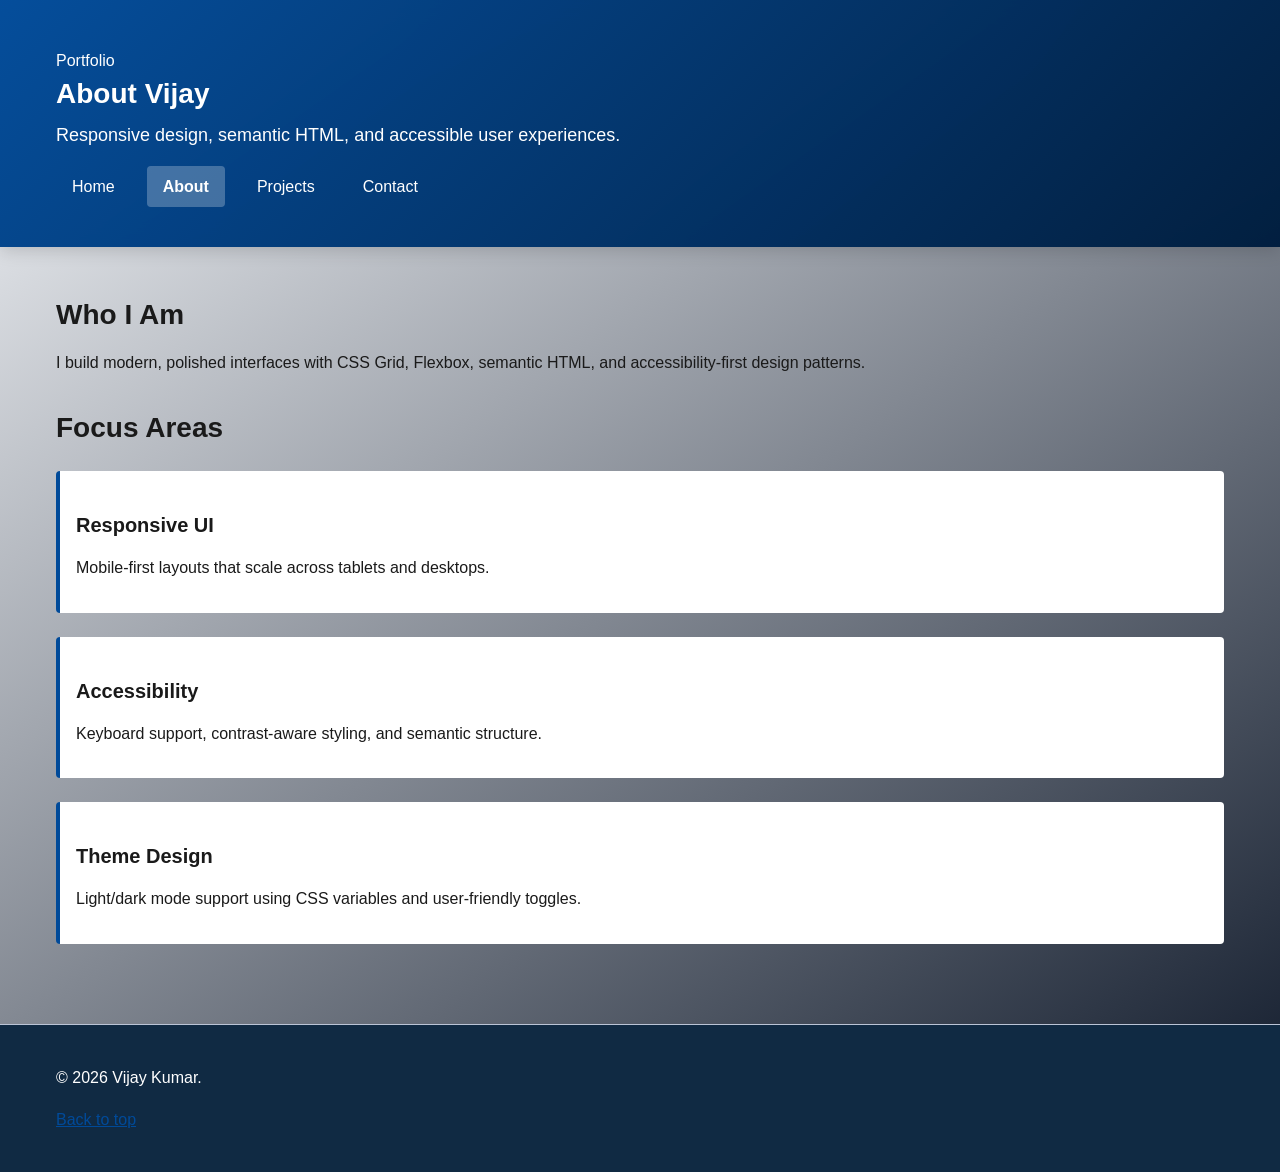
<file: portfolio/about.html>
<!doctype html>
<html lang="en" dir="ltr">
<head>
  <meta charset="UTF-8">
  <meta name="viewport" content="width=device-width, initial-scale=1.0">
  <title>About | Vijay Kumar Portfolio</title>
  <meta name="description" content="About Vijay Kumar, a responsive portfolio developer focused on accessibility and modern CSS.">
  <link rel="stylesheet" href="css/style.css">
</head>
<body class="site-shell">
  <a href="#main-content" class="skip-link">Skip to main content</a>
  <header class="site-header">
    <div class="container header-row">
      <div class="brand-block">
        <p class="eyebrow">Portfolio</p>
        <h1>About Vijay</h1>
        <p class="tagline">Responsive design, semantic HTML, and accessible user experiences.</p>
      </div>
      <nav aria-label="Primary navigation">
        <ul class="nav-list">
          <li><a href="index.html">Home</a></li>
          <li><a href="about.html" aria-current="page">About</a></li>
          <li><a href="projects.html">Projects</a></li>
          <li><a href="contact.html">Contact</a></li>
        </ul>
      </nav>
    </div>
  </header>

  <main id="main-content" class="page-portfolio">
    <div class="container main-stack">
      <section class="glass-panel">
        <h2>Who I Am</h2>
        <p>I build modern, polished interfaces with CSS Grid, Flexbox, semantic HTML, and accessibility-first design patterns.</p>
      </section>
      <section class="glass-panel">
        <h2>Focus Areas</h2>
        <div class="skills-grid">
          <article class="feature-card"><h3>Responsive UI</h3><p>Mobile-first layouts that scale across tablets and desktops.</p></article>
          <article class="feature-card"><h3>Accessibility</h3><p>Keyboard support, contrast-aware styling, and semantic structure.</p></article>
          <article class="feature-card"><h3>Theme Design</h3><p>Light/dark mode support using CSS variables and user-friendly toggles.</p></article>
        </div>
      </section>
    </div>
  </main>

  <footer class="site-footer">
    <div class="container footer-row">
      <p>© 2026 Vijay Kumar.</p>
      <a href="#top">Back to top</a>
    </div>
  </footer>
</body>
</html>
</file>
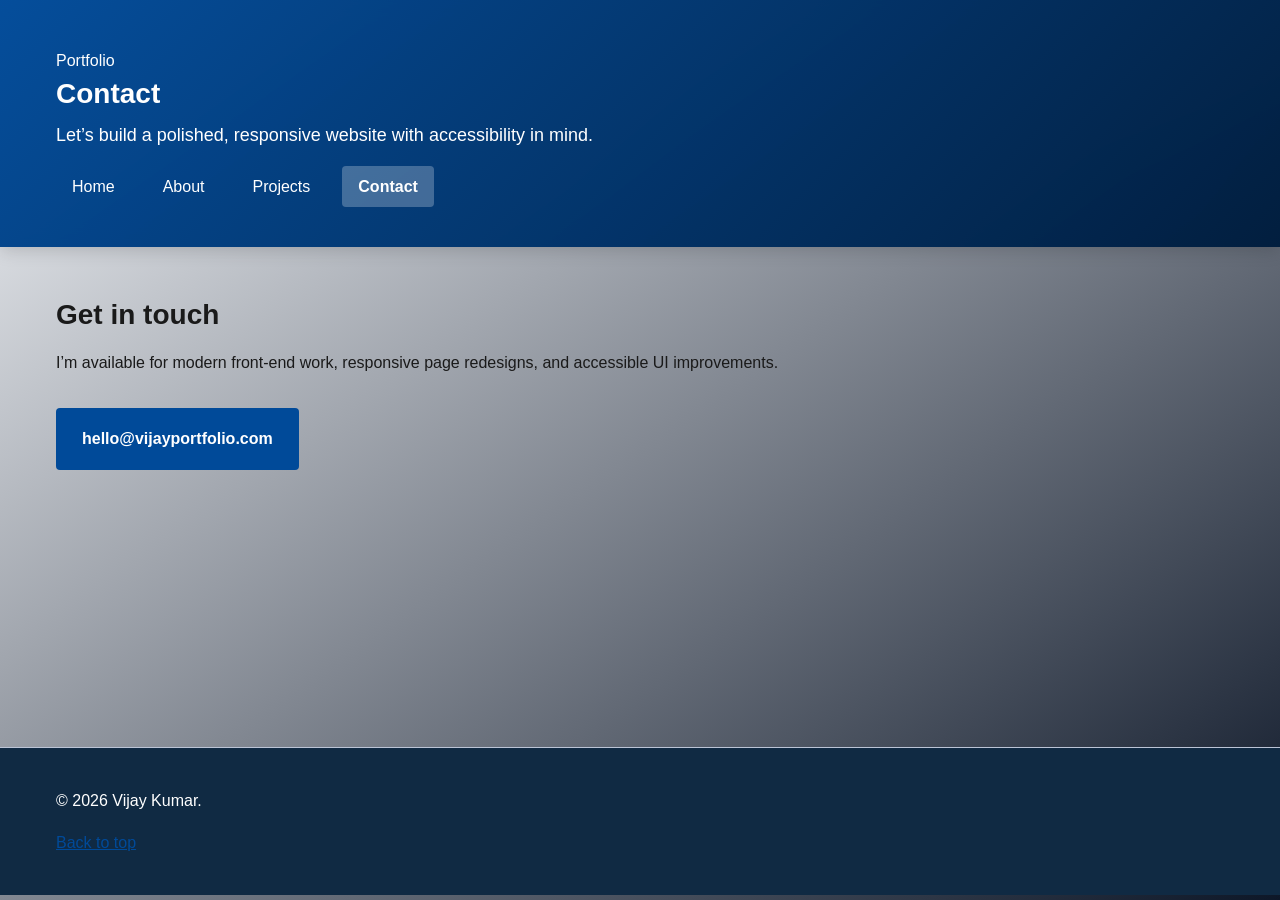
<file: portfolio/contact.html>
<!doctype html>
<html lang="en" dir="ltr">
<head>
  <meta charset="UTF-8">
  <meta name="viewport" content="width=device-width, initial-scale=1.0">
  <title>Contact | Vijay Kumar Portfolio</title>
  <meta name="description" content="Contact Vijay Kumar for responsive web design and accessible portfolio work.">
  <link rel="stylesheet" href="css/style.css">
</head>
<body class="site-shell">
  <a href="#main-content" class="skip-link">Skip to main content</a>
  <header class="site-header">
    <div class="container header-row">
      <div class="brand-block">
        <p class="eyebrow">Portfolio</p>
        <h1>Contact</h1>
        <p class="tagline">Let’s build a polished, responsive website with accessibility in mind.</p>
      </div>
      <nav aria-label="Primary navigation">
        <ul class="nav-list">
          <li><a href="index.html">Home</a></li>
          <li><a href="about.html">About</a></li>
          <li><a href="projects.html">Projects</a></li>
          <li><a href="contact.html" aria-current="page">Contact</a></li>
        </ul>
      </nav>
    </div>
  </header>

  <main id="main-content" class="page-portfolio">
    <div class="container main-stack">
      <section class="glass-panel contact-panel">
        <div>
          <h2>Get in touch</h2>
          <p>I’m available for modern front-end work, responsive page redesigns, and accessible UI improvements.</p>
        </div>
        <a class="btn btn-primary" href="mailto:hello@vijayportfolio.com">hello@vijayportfolio.com</a>
      </section>
    </div>
  </main>

  <footer class="site-footer">
    <div class="container footer-row">
      <p>© 2026 Vijay Kumar.</p>
      <a href="#top">Back to top</a>
    </div>
  </footer>
</body>
</html>
</file>
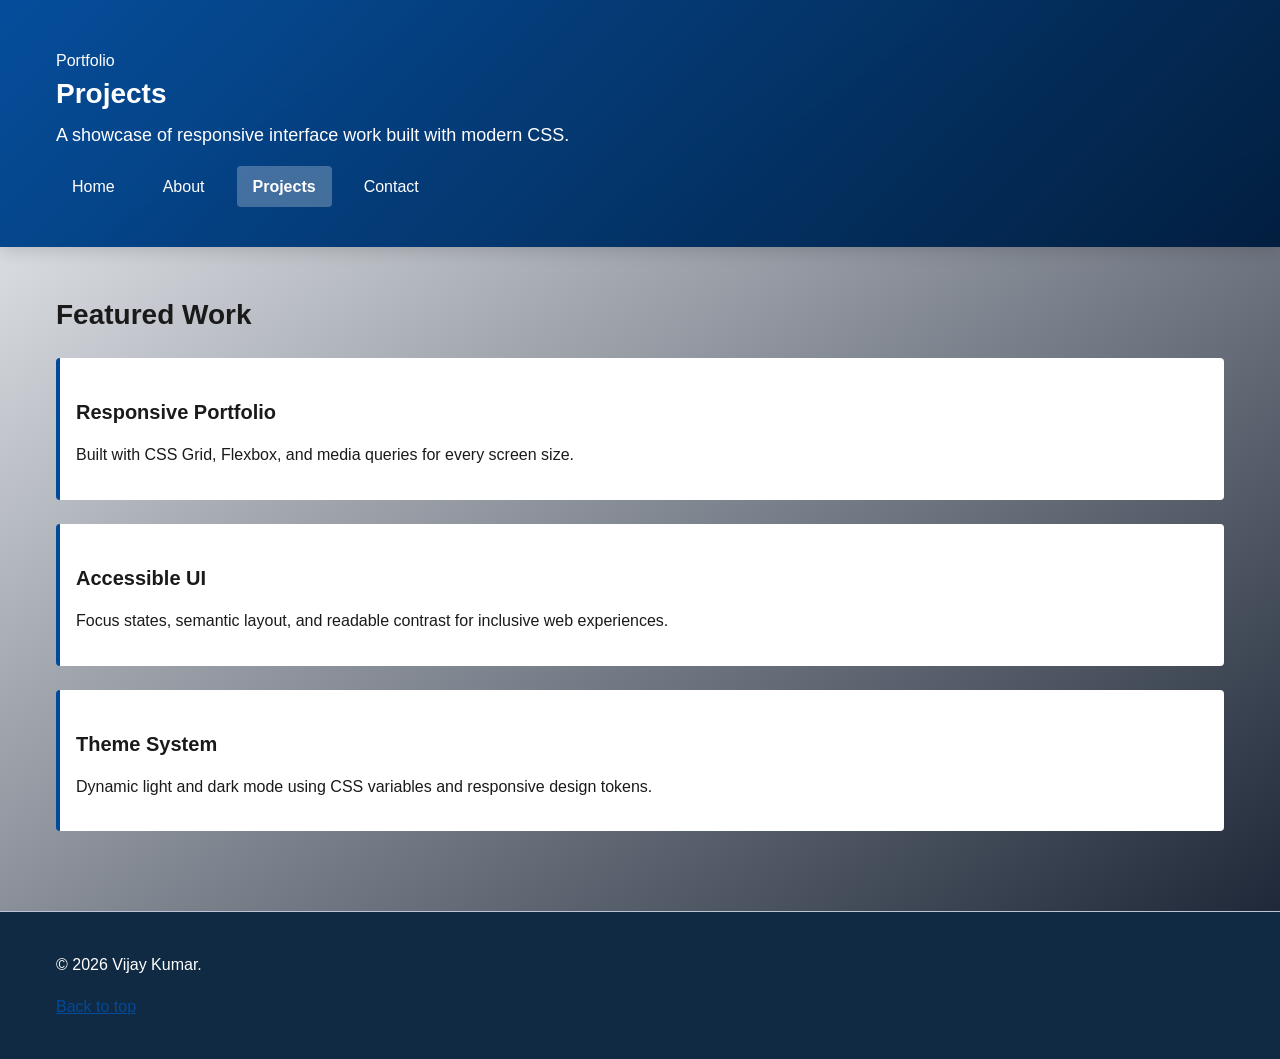
<file: portfolio/projects.html>
<!doctype html>
<html lang="en" dir="ltr">
<head>
  <meta charset="UTF-8">
  <meta name="viewport" content="width=device-width, initial-scale=1.0">
  <title>Projects | Vijay Kumar Portfolio</title>
  <meta name="description" content="Featured projects and responsive portfolio work by Vijay Kumar.">
  <link rel="stylesheet" href="css/style.css">
</head>
<body class="site-shell">
  <a href="#main-content" class="skip-link">Skip to main content</a>
  <header class="site-header">
    <div class="container header-row">
      <div class="brand-block">
        <p class="eyebrow">Portfolio</p>
        <h1>Projects</h1>
        <p class="tagline">A showcase of responsive interface work built with modern CSS.</p>
      </div>
      <nav aria-label="Primary navigation">
        <ul class="nav-list">
          <li><a href="index.html">Home</a></li>
          <li><a href="about.html">About</a></li>
          <li><a href="projects.html" aria-current="page">Projects</a></li>
          <li><a href="contact.html">Contact</a></li>
        </ul>
      </nav>
    </div>
  </header>

  <main id="main-content" class="page-portfolio">
    <div class="container main-stack">
      <section class="glass-panel">
        <h2>Featured Work</h2>
        <div class="project-grid">
          <article class="project-card"><h3>Responsive Portfolio</h3><p>Built with CSS Grid, Flexbox, and media queries for every screen size.</p></article>
          <article class="project-card"><h3>Accessible UI</h3><p>Focus states, semantic layout, and readable contrast for inclusive web experiences.</p></article>
          <article class="project-card"><h3>Theme System</h3><p>Dynamic light and dark mode using CSS variables and responsive design tokens.</p></article>
        </div>
      </section>
    </div>
  </main>

  <footer class="site-footer">
    <div class="container footer-row">
      <p>© 2026 Vijay Kumar.</p>
      <a href="#top">Back to top</a>
    </div>
  </footer>
</body>
</html>
</file>
<file: css/style.css>
/* ===== FONTS & IMPORT ===== */
@import url('https://fonts.googleapis.com/css2?family=Outfit:wght@300;400;500;600;700;800&family=Plus+Jakarta+Sans:wght@300;400;500;600;700&display=swap');

/* ===== CSS CUSTOM PROPERTIES (DESIGN SYSTEM) ===== */
:root {
  /* Dynamic Palette Tokens (HSL) */
  --primary-h: 245;
  --primary-s: 100%;
  --primary-l: 64%;
  --primary: hsl(var(--primary-h), var(--primary-s), var(--primary-l));
  --primary-dark: hsl(var(--primary-h), var(--primary-s), 52%);
  --primary-light: hsl(var(--primary-h), var(--primary-s), 78%);
  
  --secondary-h: 38;
  --secondary-s: 100%;
  --secondary-l: 62%;
  --secondary: hsl(var(--secondary-h), var(--secondary-s), var(--secondary-l));
  
  --text-h: 220;
  --text-s: 38%;
  --text-l: 12%;
  --text: hsl(var(--text-h), var(--text-s), var(--text-l));
  --text-light: hsl(var(--text-h), 16%, 42%);
  
  --bg-h: 220;
  --bg-s: 60%;
  --bg-l: 97%;
  --bg: hsl(var(--bg-h), var(--bg-s), var(--bg-l));
  
  /* Glassmorphic Cards & Surface Tokens */
  --glass-bg: rgba(255, 255, 255, 0.45);
  --glass-border: rgba(255, 255, 255, 0.65);
  --glass-border-hover: rgba(138, 167, 255, 0.35);
  
  --card-bg: rgba(255, 255, 255, 0.6);
  --card-border: rgba(18, 34, 63, 0.07);
  --card-border-hover: rgba(138, 167, 255, 0.25);
  
  --input-bg: rgba(255, 255, 255, 0.85);
  --header-bg: rgba(13, 25, 48, 0.82);
  
  /* Shadow & Glow Tokens */
  --shadow-sm: 0 8px 24px rgba(15, 23, 42, 0.04);
  --shadow-md: 0 16px 36px rgba(15, 23, 42, 0.08);
  --shadow-lg: 0 24px 56px rgba(15, 23, 42, 0.12);
  --glow: rgba(91, 124, 255, 0.12);
  --glow-strong: rgba(91, 124, 255, 0.25);
  
  /* Status Colors */
  --color-success: #10b981;
  --color-error: #ef4444;
  --color-warning: #f59e0b;

  /* Typography */
  --font-family-base: 'Plus Jakarta Sans', -apple-system, BlinkMacSystemFont, 'Segoe UI', Roboto, sans-serif;
  --font-family-headers: 'Outfit', sans-serif;
  --font-size-base: 1rem;
  --font-size-small: 0.875rem;
  --font-size-large: 1.125rem;
  --line-height: 1.65;
  --line-height-tight: 1.3;

  /* Spacings & Border Radii */
  --spacing-xs: 0.25rem;
  --spacing-sm: 0.5rem;
  --spacing-md: 1rem;
  --spacing-lg: 1.5rem;
  --spacing-xl: 2.2rem;
  --spacing-2xl: 3.5rem;
  --container-max-width: 72rem;
  --container-wide: 80rem;
  --border-radius: 16px;
  --border-radius-lg: 24px;
  --border-radius-pill: 50px;
  --transition: all 0.35s cubic-bezier(0.25, 0.8, 0.25, 1);
  --transition-fast: 0.2s cubic-bezier(0.4, 0, 0.2, 1);
  --blur-glass: 16px;
  --blur-header: 12px;

  /* Breakpoint tokens (for reference in comments) */
  --bp-tablet: 48rem;
  --bp-desktop: 64rem;
  --bp-wide: 80rem;
  color-scheme: light;
}

/* ===== DARK MODE OVERRIDES ===== */
[data-theme="dark"] {
  --primary-h: 245;
  --primary-s: 100%;
  --primary-l: 74%;
  --primary-dark: hsl(var(--primary-h), var(--primary-s), 66%);
  --primary-light: hsl(var(--primary-h), var(--primary-s), 84%);
  
  --secondary-h: 38;
  --secondary-s: 100%;
  --secondary-l: 68%;
  
  --text-h: 220;
  --text-s: 40%;
  --text-l: 98%;
  --text-light: hsl(var(--text-h), 20%, 80%);
  
  --bg-h: 222;
  --bg-s: 47%;
  --bg-l: 8%;
  
  --glass-bg: rgba(15, 23, 42, 0.45);
  --glass-border: rgba(255, 255, 255, 0.06);
  --glass-border-hover: rgba(138, 167, 255, 0.22);
  
  --card-bg: rgba(15, 23, 42, 0.55);
  --card-border: rgba(255, 255, 255, 0.05);
  --card-border-hover: rgba(138, 167, 255, 0.15);
  
  --input-bg: rgba(10, 18, 36, 0.8);
  --header-bg: rgba(6, 11, 23, 0.85);
  
  --shadow-sm: 0 8px 24px rgba(0, 0, 0, 0.25);
  --shadow-md: 0 16px 48px rgba(0, 0, 0, 0.35);
  --shadow-lg: 0 24px 64px rgba(0, 0, 0, 0.45);
  --glow: rgba(138, 167, 255, 0.08);
  --glow-strong: rgba(138, 167, 255, 0.18);
  color-scheme: dark;
}

/* System dark theme preferences before user toggles theme */
@media (prefers-color-scheme: dark) {
  :root:not([data-theme="light"]) {
    --primary-h: 245;
    --primary-s: 100%;
    --primary-l: 74%;
    --primary-dark: hsl(var(--primary-h), var(--primary-s), 66%);
    --primary-light: hsl(var(--primary-h), var(--primary-s), 84%);
    
    --secondary-h: 38;
    --secondary-s: 100%;
    --secondary-l: 68%;
    
    --text-h: 220;
    --text-s: 40%;
    --text-l: 98%;
    --text-light: hsl(var(--text-h), 20%, 80%);
    
    --bg-h: 222;
    --bg-s: 47%;
    --bg-l: 8%;
    
    --glass-bg: rgba(15, 23, 42, 0.45);
    --glass-border: rgba(255, 255, 255, 0.06);
    --glass-border-hover: rgba(138, 167, 255, 0.22);
    
    --card-bg: rgba(15, 23, 42, 0.55);
    --card-border: rgba(255, 255, 255, 0.05);
    --card-border-hover: rgba(138, 167, 255, 0.15);
    
    --input-bg: rgba(10, 18, 36, 0.8);
    --header-bg: rgba(6, 11, 23, 0.85);
    
    --shadow-sm: 0 8px 24px rgba(0, 0, 0, 0.25);
    --shadow-md: 0 16px 48px rgba(0, 0, 0, 0.35);
    --shadow-lg: 0 24px 64px rgba(0, 0, 0, 0.45);
    --glow: rgba(138, 167, 255, 0.08);
    --glow-strong: rgba(138, 167, 255, 0.18);
    color-scheme: dark;
  }
}

/* ===== ACCESSIBILITY & REDUCED MOTION ===== */
@media (prefers-reduced-motion: reduce) {
  *,
  *::before,
  *::after {
    animation-duration: 0.01ms !important;
    animation-iteration-count: 1 !important;
    transition-duration: 0.01ms !important;
    scroll-behavior: auto !important;
  }

  .visual-card:hover,
  article:hover,
  .profile-card:hover {
    transform: none !important;
  }
}

/* ===== BASE LAYOUT SETUP ===== */
* {
  box-sizing: border-box;
}

html {
  font-size: 16px;
  scroll-behavior: smooth;
}

/* ===== SITE SHELL — CSS GRID PAGE ARCHITECTURE ===== */
.site-shell {
  margin: 0;
  font-family: var(--font-family-base);
  font-size: var(--font-size-base);
  line-height: var(--line-height);
  color: var(--text);
  background:
    radial-gradient(ellipse 80% 50% at 10% -10%, var(--glow), transparent 50%),
    radial-gradient(ellipse 60% 40% at 90% 100%, hsla(var(--secondary-h), var(--secondary-s), var(--secondary-l), 0.08), transparent 50%),
    var(--bg);
  min-height: 100vh;
  min-height: 100dvh;
  display: grid;
  grid-template-rows: auto 1fr auto;
  grid-template-areas:
    "site-header"
    "site-main"
    "site-footer";
  grid-template-columns: minmax(0, 1fr);
}

body {
  margin: 0;
}

/* Typography elements */
h1, h2, h3, h4, h5, h6 {
  font-family: var(--font-family-headers);
  line-height: var(--line-height-tight);
  margin-top: 0;
  margin-bottom: var(--spacing-sm);
  font-weight: 700;
  letter-spacing: -0.02em;
}

h1 {
  font-size: clamp(2rem, 5vw, 3rem);
}

h2 {
  font-size: clamp(1.6rem, 4vw, 2.2rem);
  position: relative;
  display: inline-block;
  margin-bottom: var(--spacing-md);
}

h2::after {
  content: '';
  position: absolute;
  left: 0;
  bottom: -6px;
  width: 40px;
  height: 4px;
  background-color: var(--primary);
  border-radius: 2px;
}

h3 {
  font-size: 1.35rem;
  font-weight: 600;
}

p {
  margin-top: 0;
  margin-bottom: var(--spacing-md);
  color: var(--text-light);
}

small {
  font-size: var(--font-size-small);
  color: var(--text-light);
}

/* ===== LINKS & INTERACTIVES ===== */
a {
  color: var(--primary);
  text-decoration: underline;
  text-underline-offset: 4px;
  transition: var(--transition);
}

a:visited {
  color: var(--primary-dark);
}

a:hover {
  color: var(--primary-dark);
  text-decoration-color: transparent;
}

a:focus-visible,
button:focus-visible,
input:focus-visible,
select:focus-visible,
textarea:focus-visible {
  outline: 3px solid var(--secondary);
  outline-offset: 3px;
}

/* Button & Form Controls styling */
.btn-primary,
.btn-secondary,
button {
  font-family: var(--font-family-base);
  font-weight: 600;
  font-size: var(--font-size-base);
  padding: 0.75rem 1.5rem;
  border-radius: 50px;
  border: 1px solid transparent;
  cursor: pointer;
  transition: var(--transition);
  display: inline-flex;
  align-items: center;
  justify-content: center;
  text-decoration: none;
  box-shadow: var(--shadow-sm);
}

.btn-primary,
button[type="submit"] {
  background: linear-gradient(135deg, var(--primary) 0%, var(--primary-dark) 100%);
  color: #fff;
}

.btn-primary:hover,
button[type="submit"]:hover {
  transform: translateY(-2px);
  box-shadow: var(--shadow-md), 0 0 15px var(--glow-strong);
}

.btn-primary:active,
button[type="submit"]:active {
  transform: translateY(0);
}

.btn-secondary,
button[type="reset"] {
  background: var(--card-bg);
  border: 1px solid var(--card-border);
  color: var(--text);
}

.btn-secondary:hover,
button[type="reset"]:hover {
  background: var(--glass-bg);
  border-color: var(--primary-light);
  transform: translateY(-2px);
}

button:disabled,
.btn-primary:disabled,
.btn-secondary:disabled {
  opacity: 0.5;
  cursor: not-allowed;
  transform: none !important;
  box-shadow: none !important;
}

/* ===== MAIN SITE SHELL ===== */
.container {
  width: 100%;
  max-width: var(--container-max-width);
  margin-left: auto;
  margin-right: auto;
  padding-left: var(--spacing-lg);
  padding-right: var(--spacing-lg);
}

header {
  grid-area: site-header;
}

main {
  grid-area: site-main;
  padding: var(--spacing-xl) 0 var(--spacing-2xl);
  display: grid;
  align-content: start;
}

footer {
  grid-area: site-footer;
}

/* Vertical section stack inside main */
.main-stack {
  display: grid;
  grid-template-columns: minmax(0, 1fr);
  gap: var(--spacing-2xl);
  width: 100%;
}

/* ===== GLASS CARD SYSTEM ===== */
.hero,
.highlights,
.contact-section,
.about-section,
.projects-section,
.glass-card,
article {
  background: var(--glass-bg);
  backdrop-filter: blur(var(--blur-glass));
  -webkit-backdrop-filter: blur(var(--blur-glass));
  border: 1px solid var(--glass-border);
  border-radius: var(--border-radius-lg);
  padding: var(--spacing-xl);
  box-shadow: var(--shadow-sm);
  transition: var(--transition);
}

.projects-section > p {
  max-width: 65ch;
}

/* ===== HEADER & NAVIGATION (MOBILE BASE) ===== */
.site-shell > header {
  background: var(--header-bg);
  backdrop-filter: blur(var(--blur-header));
  -webkit-backdrop-filter: blur(var(--blur-header));
  border-bottom: 1px solid var(--glass-border);
  color: #fff;
  padding: var(--spacing-md) 0;
  position: sticky;
  top: 0;
  z-index: 100;
  box-shadow: var(--shadow-sm);
}

.header-row {
  display: flex;
  flex-direction: column;
  align-items: stretch;
  gap: var(--spacing-md);
  text-align: center;
}

.brand-block h1 {
  font-size: 1.8rem;
  margin: 0;
  color: #fff;
}

.brand-block h1::after {
  display: none;
}

.tagline {
  font-size: 0.9rem;
  margin: var(--spacing-xs) 0 0;
  color: var(--primary-light);
  font-weight: 500;
}

.nav-list {
  list-style: none;
  padding: 0;
  margin: 0;
  display: flex;
  flex-wrap: wrap;
  justify-content: center;
  align-items: center;
  gap: var(--spacing-sm);
}

.nav-list a,
.theme-toggle {
  color: rgba(255, 255, 255, 0.8);
  font-weight: 500;
  text-decoration: none;
  padding: 0.5rem 1rem;
  border-radius: 30px;
  transition: var(--transition);
  font-size: var(--font-size-small);
}

.nav-list a:hover,
.nav-list a:focus-visible,
.theme-toggle:hover,
.theme-toggle:focus-visible {
  background: rgba(255, 255, 255, 0.1);
  color: #fff;
}

.nav-list a[aria-current="page"] {
  background: var(--primary);
  color: #fff;
}

.theme-toggle {
  background: rgba(255, 255, 255, 0.08);
  border: 1px solid rgba(255, 255, 255, 0.15);
  cursor: pointer;
  box-shadow: none;
  min-width: 2.75rem;
}

.theme-toggle[aria-pressed="true"] {
  background: rgba(255, 255, 255, 0.15);
  border-color: var(--secondary);
}

/* ===== HERO SECTION (MOBILE BASE) ===== */
.hero {
  display: grid;
  grid-template-columns: minmax(0, 1fr);
  grid-template-areas:
    "hero-content"
    "hero-visual";
  gap: var(--spacing-xl);
  align-items: center;
  background:
    radial-gradient(circle at 100% 0%, var(--glow), transparent 45%),
    var(--glass-bg);
}

.hero-content {
  grid-area: hero-content;
  text-align: center;
}

.hero-visual {
  grid-area: hero-visual;
  display: grid;
  grid-template-columns: repeat(2, 1fr);
  gap: var(--spacing-sm);
}

.hero-content h2::after {
  left: 50%;
  transform: translateX(-50%);
}

.hero-content p {
  font-size: var(--font-size-large);
  margin-bottom: var(--spacing-lg);
}

.hero-content .btn-primary {
  margin-top: var(--spacing-sm);
}

/* Interactive Developer Dashboard Widget */
.visual-card {
  background: hsla(var(--primary-h), var(--primary-s), var(--primary-l), 0.06);
  border: 1px solid var(--glass-border);
  border-radius: var(--border-radius);
  padding: var(--spacing-md);
  display: flex;
  flex-direction: column;
  justify-content: center;
  position: relative;
  overflow: hidden;
  box-shadow: inset 0 1px 1px rgba(255, 255, 255, 0.1);
  aspect-ratio: 4 / 3;
  transition: transform var(--transition-fast), box-shadow var(--transition-fast);
}

.visual-card:hover {
  transform: translateY(-2px);
  box-shadow: var(--shadow-sm), inset 0 1px 1px rgba(255, 255, 255, 0.1);
}

.stats-card {
  grid-column: span 1;
}

.card-glow-dot {
  position: absolute;
  top: 8px;
  right: 8px;
  width: 6px;
  height: 6px;
  border-radius: 50%;
  background: var(--color-success);
  box-shadow: 0 0 8px var(--color-success);
  animation: pulse 2s infinite;
}

.stat-number {
  font-family: var(--font-family-headers);
  font-size: 2.2rem;
  font-weight: 800;
  color: var(--primary);
  line-height: 1;
}

.stat-label {
  font-size: 0.75rem;
  font-weight: 600;
  text-transform: uppercase;
  letter-spacing: 0.05em;
  margin-top: var(--spacing-xs);
  color: var(--text-light);
}

.rank-card {
  grid-column: span 1;
  align-items: center;
}

.rank-letter {
  font-family: var(--font-family-headers);
  font-size: 2.4rem;
  font-weight: 800;
  color: var(--secondary);
  line-height: 1;
}

.rank-label {
  font-size: 0.75rem;
  font-weight: 600;
  text-transform: uppercase;
  letter-spacing: 0.05em;
  margin-top: var(--spacing-xs);
  color: var(--text-light);
}

.tech-card {
  grid-column: span 2;
}

.tech-title {
  font-size: 0.8rem;
  font-weight: 600;
  text-transform: uppercase;
  letter-spacing: 0.05em;
  margin-bottom: var(--spacing-sm);
  color: var(--text);
}

.tech-tags {
  display: flex;
  flex-wrap: wrap;
  gap: 6px;
}

.tech-tags span {
  font-size: 0.7rem;
  font-weight: 600;
  background: var(--glass-bg);
  border: 1px solid var(--glass-border);
  color: var(--primary-dark);
  padding: 2px 8px;
  border-radius: 20px;
}

/* ===== HIGHLIGHTS SECTION (MOBILE BASE) ===== */
.highlights-grid {
  display: grid;
  grid-template-columns: 1fr;
  gap: var(--spacing-lg);
  margin-top: var(--spacing-lg);
}

article {
  background: var(--card-bg);
  border: 1px solid var(--card-border);
  border-radius: var(--border-radius);
  padding: var(--spacing-lg);
  display: flex;
  flex-direction: column;
  gap: var(--spacing-xs);
  height: 100%;
}

article:hover {
  transform: translateY(-4px);
  border-color: var(--card-border-hover);
  box-shadow: var(--shadow-md), 0 4px 15px var(--glow);
}

article p {
  flex: 1;
}

.card-icon {
  font-size: 2rem;
  margin-bottom: var(--spacing-xs);
}

article h3 {
  margin-bottom: var(--spacing-xs);
}

article h3::after {
  display: none;
}

/* ===== ABOUT ME PAGE (MOBILE BASE) ===== */
.about-grid {
  display: grid;
  grid-template-columns: 1fr;
  gap: var(--spacing-xl);
  align-items: center;
}

.profile-card {
  margin: 0 auto;
  max-width: 260px;
  width: 100%;
  text-align: center;
  background: var(--card-bg);
  border: 1px solid var(--card-border);
  padding: var(--spacing-md);
  border-radius: var(--border-radius-lg);
  position: relative;
}

.profile-card:hover {
  transform: rotate(1deg) translateY(-2px);
  box-shadow: var(--shadow-md);
}

.profile-glow {
  position: absolute;
  inset: 0;
  border-radius: var(--border-radius-lg);
  background: radial-gradient(circle at 50% 50%, var(--glow-strong), transparent 60%);
  z-index: 0;
  opacity: 0.5;
  pointer-events: none;
}

.profile-card img {
  width: 100%;
  height: auto;
  aspect-ratio: 1;
  object-fit: cover;
  border-radius: var(--border-radius);
  position: relative;
  z-index: 1;
}

.profile-card figcaption {
  margin-top: var(--spacing-sm);
  font-family: var(--font-family-headers);
  font-size: var(--font-size-large);
  font-weight: 700;
  color: var(--text);
  position: relative;
  z-index: 1;
}

.experience-grid {
  display: grid;
  grid-template-columns: 1fr;
  gap: var(--spacing-lg);
  margin-top: var(--spacing-lg);
}

/* ===== PROJECTS PAGE (MOBILE BASE) ===== */
.projects-grid {
  display: grid;
  grid-template-columns: minmax(0, 1fr);
  gap: var(--spacing-lg);
  margin-top: var(--spacing-lg);
}

.project-tags {
  display: flex;
  flex-wrap: wrap;
  gap: 6px;
  margin-bottom: var(--spacing-md);
}

.project-tags .tag {
  font-size: 0.75rem;
  font-weight: 600;
  background: var(--glass-bg);
  border: 1px solid var(--glass-border);
  color: var(--primary-dark);
  padding: 4px 10px;
  border-radius: 20px;
}

.projects-grid article {
  gap: var(--spacing-sm);
}

.project-link {
  display: inline-flex;
  align-self: flex-start;
  margin-top: auto;
  font-weight: 600;
  font-size: var(--font-size-small);
  background: linear-gradient(135deg, var(--primary) 0%, var(--primary-dark) 100%);
  color: #fff !important;
  text-decoration: none;
  padding: 0.6rem 1.2rem;
  border-radius: var(--border-radius-pill);
  transition: var(--transition);
}

.project-link:hover {
  background: var(--primary-dark);
  transform: translateY(-1px);
}

/* ===== CONTACT PAGE (MOBILE BASE) ===== */
.contact-grid {
  display: grid;
  grid-template-columns: minmax(0, 1fr);
  grid-template-areas:
    "contact-info"
    "contact-form";
  gap: var(--spacing-xl);
}

.contact-info-block {
  grid-area: contact-info;
  display: flex;
  flex-direction: column;
  gap: var(--spacing-md);
}

.contact-form-block {
  grid-area: contact-form;
}

.contact-intro {
  font-size: var(--font-size-large);
}

.info-card {
  background: var(--card-bg);
  border: 1px solid var(--card-border);
}

.info-card h3 {
  font-size: 1.15rem;
  margin-bottom: var(--spacing-sm);
  color: var(--primary);
}

.info-card h3::after {
  display: none;
}

.info-card p {
  margin-bottom: var(--spacing-sm);
}

.info-card p:last-child {
  margin-bottom: 0;
}

.form-errors {
  background-color: rgba(239, 68, 68, 0.1);
  border: 1px solid var(--color-error);
  border-radius: var(--border-radius);
  color: var(--color-error);
  padding: var(--spacing-md);
  margin-bottom: var(--spacing-md);
  font-size: var(--font-size-small);
  font-weight: 500;
}

.form-group {
  display: flex;
  flex-direction: column;
  gap: var(--spacing-xs);
  margin-bottom: var(--spacing-md);
}

label {
  font-size: var(--font-size-small);
  font-weight: 600;
  color: var(--text);
}

label span[aria-label="required"] {
  color: var(--color-error);
}

input,
select,
textarea {
  width: 100%;
  font-family: var(--font-family-base);
  font-size: var(--font-size-base);
  padding: 0.75rem 1rem;
  background: var(--input-bg);
  border: 1px solid var(--card-border);
  border-radius: var(--border-radius);
  color: var(--text);
  transition: var(--transition);
}

input:hover,
select:hover,
textarea:hover {
  border-color: var(--primary-light);
}

input:focus,
select:focus,
textarea:focus {
  border-color: var(--primary);
  box-shadow: 0 0 0 4px var(--glow-strong);
  background: var(--input-bg);
}

textarea {
  resize: vertical;
  min-height: 130px;
}

.form-actions {
  display: flex;
  flex-wrap: wrap;
  gap: var(--spacing-sm);
  margin-top: var(--spacing-lg);
}

.form-actions button {
  flex: 1 1 140px;
}

/* ===== FOOTER ===== */
.site-shell > footer {
  background: var(--header-bg);
  backdrop-filter: blur(var(--blur-header));
  -webkit-backdrop-filter: blur(var(--blur-header));
  border-top: 1px solid var(--glass-border);
  color: rgba(255, 255, 255, 0.7);
  padding: var(--spacing-xl) 0;
  text-align: center;
}

footer p {
  color: rgba(255, 255, 255, 0.7);
  margin-bottom: var(--spacing-sm);
  font-size: var(--font-size-small);
}

.footer-links {
  list-style: none;
  padding: 0;
  margin: 0;
  display: flex;
  justify-content: center;
  flex-wrap: wrap;
  gap: var(--spacing-md);
}

.footer-links a {
  color: rgba(255, 255, 255, 0.8);
  font-size: var(--font-size-small);
}

.footer-links a:hover {
  color: var(--secondary);
}

/* ===== SKIP LINK ===== */
.skip-link {
  position: absolute;
  left: -9999px;
  top: auto;
  width: 1px;
  height: 1px;
  overflow: hidden;
  z-index: -1;
}

.skip-link:focus,
.skip-link:focus-visible {
  position: fixed;
  left: var(--spacing-md);
  top: var(--spacing-md);
  width: auto;
  height: auto;
  padding: var(--spacing-md) var(--spacing-lg);
  background: var(--primary);
  color: #fff;
  z-index: 10000;
  border-radius: var(--border-radius);
  text-decoration: none;
  font-weight: 600;
  box-shadow: var(--shadow-lg);
}

/* ===== KEYFRAMES ANIMATIONS ===== */
@keyframes pulse {
  0% {
    transform: scale(0.95);
    box-shadow: 0 0 0 0 rgba(16, 185, 129, 0.7);
  }
  70% {
    transform: scale(1.05);
    box-shadow: 0 0 0 6px rgba(16, 185, 129, 0);
  }
  100% {
    transform: scale(0.95);
    box-shadow: 0 0 0 0 rgba(16, 185, 129, 0);
  }
}

/* ==========================================================================
   TABLET RESPONSIVE MEDIA QUERIES (min-width: 48rem / 768px)
   ========================================================================== */
@media (min-width: 48rem) {
  /* Navigation Alignment */
  .header-row {
    flex-direction: row;
    justify-content: space-between;
    align-items: center;
    text-align: left;
  }
  
  .brand-block h1 {
    font-size: 2rem;
  }
  
  .nav-list {
    justify-content: flex-end;
    gap: var(--spacing-sm);
  }
  
  .nav-list a,
  .theme-toggle {
    font-size: var(--font-size-base);
    padding: 0.55rem 1.1rem;
  }

  /* Grid Layouts - Main pages */
  .hero {
    grid-template-columns: 1.1fr 0.9fr;
    grid-template-areas: "hero-content hero-visual";
    gap: var(--spacing-xl);
    text-align: left;
    padding: var(--spacing-2xl);
  }
  
  .hero-content {
    text-align: left;
  }
  
  .hero-content h2::after {
    left: 0;
    transform: none;
  }
  
  .highlights-grid {
    grid-template-columns: repeat(2, 1fr);
  }
  
  /* About Page Grid */
  .about-grid {
    grid-template-columns: 1.2fr 0.8fr;
    gap: var(--spacing-2xl);
  }
  
  .profile-card {
    max-width: 300px;
    margin: 0;
  }
  
  .experience-grid {
    grid-template-columns: repeat(2, 1fr);
  }
  
  /* Projects Grid */
  .projects-grid {
    grid-template-columns: repeat(auto-fit, minmax(280px, 1fr));
    gap: var(--spacing-xl);
  }

  /* Contact Page Grid */
  .contact-grid {
    grid-template-columns: 0.9fr 1.1fr;
    grid-template-areas: "contact-info contact-form";
    gap: var(--spacing-2xl);
    align-items: start;
  }
  
  /* Form actions reset */
  .form-actions {
    flex-wrap: nowrap;
  }
  
  .form-actions button {
    flex: 0 1 auto;
  }
  
  /* Footer centering */
  footer {
    text-align: left;
  }
  
  footer .container {
    display: flex;
    justify-content: space-between;
    align-items: center;
  }
  
  footer p {
    margin-bottom: 0;
  }
}

/* ==========================================================================
   DESKTOP RESPONSIVE MEDIA QUERIES (min-width: 64rem / 1024px)
   ========================================================================== */
@media (min-width: 64rem) {
  main {
    padding: var(--spacing-2xl) 0 var(--spacing-2xl);
  }
  
  .hero {
    grid-template-columns: 1.25fr 0.75fr;
    gap: var(--spacing-2xl);
  }
  
  .hero-visual {
    gap: var(--spacing-md);
  }

  .highlights-grid {
    grid-template-columns: repeat(3, 1fr);
    gap: var(--spacing-xl);
  }

  .projects-grid {
    grid-template-columns: repeat(2, minmax(0, 1fr));
  }
}

/* ==========================================================================
   WIDE DESKTOP (min-width: 80rem / 1280px)
   ========================================================================== */
@media (min-width: 80rem) {
  :root {
    --container-max-width: var(--container-wide);
    --spacing-2xl: 4rem;
  }

  .container {
    padding-left: var(--spacing-xl);
    padding-right: var(--spacing-xl);
  }

  .hero {
    grid-template-columns: 1.3fr 0.7fr;
    padding: clamp(2.5rem, 4vw, 4rem);
  }

  .hero-visual {
    grid-template-columns: repeat(2, 1fr);
    gap: var(--spacing-md);
  }

  .stat-number {
    font-size: clamp(2rem, 3vw, 2.8rem);
  }

  .about-grid {
    grid-template-columns: 1.4fr 0.6fr;
  }

  .profile-card {
    max-width: 320px;
  }

  .projects-grid {
    grid-template-columns: repeat(auto-fit, minmax(340px, 1fr));
    gap: var(--spacing-2xl);
  }

  .contact-grid {
    grid-template-columns: 1fr 1.2fr;
    gap: clamp(2rem, 4vw, 4rem);
  }

  .highlights-grid {
    gap: clamp(1.5rem, 3vw, 2.5rem);
  }

  h1 {
    font-size: clamp(2.25rem, 4vw, 3.5rem);
  }
}

/* ===== HIGH CONTRAST MODE ===== */
@media (prefers-contrast: more) {
  :root {
    --primary: #002288 !important;
    --text: #000 !important;
    --bg: #fff !important;
    --text-light: #111 !important;
  }
  
  [data-theme="dark"] {
    --primary: #88ccff !important;
    --text: #fff !important;
    --bg: #000 !important;
    --text-light: #eee !important;
  }

  .nav-list a:hover,
  .nav-list a:focus {
    text-decoration: underline !important;
  }

  input:focus,
  textarea:focus,
  select:focus,
  button:focus,
  a:focus {
    outline: 4px solid var(--secondary) !important;
    outline-offset: 4px !important;
  }
}

/* ===== PRINT STYLES ===== */
@media print {
  header,
  footer,
  nav,
  button,
  .btn-primary,
  .btn-secondary,
  .theme-toggle {
    display: none !important;
  }

  main {
    padding: 0;
    min-height: auto;
  }

  body {
    background: #fff !important;
    color: #000 !important;
  }

  a {
    text-decoration: underline !important;
    color: #000 !important;
  }
}
</file>
<file: portfolio/css/style.css>
/* ===== CSS CUSTOM PROPERTIES (VARIABLES) ===== */
:root {
  /* Colors */
  --color-primary: #004a99;
  --color-primary-dark: #00356a;
  --color-primary-light: #003d7a;
  --color-secondary: #ffd700;
  --color-text: #1a1a1a;
  --color-text-light: #555;
  --color-bg: #f7f9fc;
  --color-bg-light: #ffffff;
  --color-border: #bbc4d6;
  --color-border-dark: #999;
  --color-success: #0d7d3a;
  --color-error: #c00;
  --color-warning: #e8a900;

  /* Typography */
  --font-family-base: -apple-system, BlinkMacSystemFont, 'Segoe UI', 'Helvetica Neue', Arial, sans-serif;
  --font-size-base: 1rem;
  --font-size-small: 0.875rem;
  --font-size-large: 1.125rem;
  --line-height: 1.6;
  --line-height-tight: 1.4;

  /* Spacing */
  --spacing-xs: 0.25rem;
  --spacing-sm: 0.5rem;
  --spacing-md: 1rem;
  --spacing-lg: 1.5rem;
  --spacing-xl: 2rem;
  --spacing-2xl: 3rem;

  /* Layout */
  --container-max-width: 1000px;
  --border-radius: 4px;
  --border-radius-lg: 8px;

  /* Shadows */
  --shadow-sm: 0 1px 4px rgba(0, 0, 0, 0.08);
  --shadow-md: 0 2px 8px rgba(0, 0, 0, 0.12);
  --shadow-lg: 0 4px 16px rgba(0, 0, 0, 0.15);

  /* Transitions */
  --transition: all 0.3s ease;

  /* Color Scheme */
  color-scheme: light;
}

:root[data-theme="dark"] {
  --color-text: #edf4ff;
  --color-text-light: #c5d3f3;
  --color-bg: #07111f;
  --color-bg-light: #121d33;
  --color-border: #2c3b5c;
  --color-border-dark: #41567d;
  --color-primary: #8b9cff;
  --color-primary-dark: #6d83ff;
  --color-primary-light: #aebaff;
  color-scheme: dark;
}

:root[data-theme="light"] {
  --color-text: #17263d;
  --color-text-light: #4a5a78;
  --color-bg: #f4f7ff;
  --color-bg-light: #ffffff;
  --color-border: #d8e0ee;
  --color-border-dark: #c0cadf;
  --color-primary: #004a99;
  --color-primary-dark: #00356a;
  --color-primary-light: #1f6cc8;
  color-scheme: light;
}

/* ===== DARK MODE FALLBACK ===== */
@media (prefers-color-scheme: dark) {
  :root:not([data-theme="light"]) {
    --color-text: #edf4ff;
    --color-text-light: #c5d3f3;
    --color-bg: #07111f;
    --color-bg-light: #121d33;
    --color-border: #2c3b5c;
    --color-border-dark: #41567d;
    --color-primary: #8b9cff;
    --color-primary-dark: #6d83ff;
    --color-primary-light: #aebaff;
    color-scheme: dark;
  }
}

/* ===== ACCESSIBILITY & REDUCED MOTION ===== */
@media (prefers-reduced-motion: reduce) {
  * {
    animation-duration: 0.01ms !important;
    animation-iteration-count: 1 !important;
    transition-duration: 0.01ms !important;
  }
}

/* ===== BASE STYLES ===== */
* { box-sizing: border-box; }

html {
  font-size: 16px;
  scroll-behavior: smooth;
}

body {
  margin: 0;
  font-family: var(--font-family-base);
  font-size: var(--font-size-base);
  line-height: var(--line-height);
  color: var(--color-text);
  background:
    radial-gradient(circle at top, rgba(139, 156, 255, 0.12), transparent 18%),
    radial-gradient(circle at right top, rgba(255, 215, 0, 0.08), transparent 15%),
    linear-gradient(145deg, var(--color-bg) 0%, #0d1728 100%);
  min-height: 100vh;
  animation: fadeIn 500ms ease;
}

/* ===== TYPOGRAPHY ===== */
h1, h2, h3, h4, h5, h6 {
  line-height: var(--line-height-tight);
  margin-top: var(--spacing-lg);
  margin-bottom: var(--spacing-md);
  font-weight: 700;
}

h1 { font-size: 2rem; margin-top: 0; }
h2 { font-size: 1.75rem; margin-top: 0; }
h3 { font-size: 1.25rem; margin-bottom: var(--spacing-sm); }
p { margin: var(--spacing-md) 0; }
small { font-size: var(--font-size-small); color: var(--color-text-light); }

/* ===== LINKS ===== */
a {
  color: var(--color-primary);
  text-decoration: underline;
  transition: var(--transition);
}

a:visited { color: var(--color-primary-dark); }
a:hover { color: var(--color-primary-dark); text-decoration: none; }
a:focus {
  outline: 3px solid var(--color-secondary);
  outline-offset: 2px;
  border-radius: 2px;
}
a:active { color: var(--color-primary-light); }

/* ===== LAYOUT ===== */
.container {
  max-width: var(--container-max-width);
  margin: 0 auto;
  padding: var(--spacing-md);
}

main {
  padding: var(--spacing-xl) 0;
  min-height: calc(100vh - 400px);
}

/* ===== HEADER & NAVIGATION ===== */
header {
  background:
    linear-gradient(135deg, rgba(0, 74, 153, 0.98), rgba(0, 29, 62, 0.98));
  color: #fff;
  padding: var(--spacing-lg) 0;
  box-shadow: var(--shadow-lg);
  position: sticky;
  top: 0;
  z-index: 10;
  backdrop-filter: blur(10px);
}

header h1 { margin: 0; font-size: 1.75rem; }
header p { margin: var(--spacing-sm) 0 0; }
.tagline { font-size: var(--font-size-large); font-weight: 500; }
nav { margin-top: var(--spacing-md); }
.nav-list {
  list-style: none;
  padding: 0;
  margin: 0;
  display: flex;
  gap: var(--spacing-md);
  flex-wrap: wrap;
  align-items: center;
  justify-content: flex-start;
}

.nav-list a {
  color: #fff;
  text-decoration: none;
  padding: var(--spacing-sm) var(--spacing-md);
  border-radius: var(--border-radius);
  display: inline-block;
  transition: var(--transition);
}

.nav-list a:hover,
.nav-list a:focus {
  background-color: rgba(255, 255, 255, 0.15);
  outline: 3px solid var(--color-secondary);
  outline-offset: 2px;
}

.nav-list a[aria-current="page"] {
  background-color: rgba(255, 255, 255, 0.25);
  font-weight: 600;
}

/* ===== SECTIONS & ARTICLES ===== */
section { margin-bottom: var(--spacing-xl); }
article { margin-top: var(--spacing-lg); }

/* ===== CARDS & CONTAINERS ===== */
.hero,
.highlights,
.contact-form {
  position: relative;
  overflow: hidden;
  background: var(--color-bg-light);
  border-radius: var(--border-radius-lg);
  padding: var(--spacing-lg);
  margin-bottom: var(--spacing-lg);
  box-shadow: var(--shadow-sm);
}

.highlights-grid,
.experience-grid,
.projects-grid {
  display: grid;
  grid-template-columns: repeat(auto-fit, minmax(300px, 1fr));
  gap: var(--spacing-lg);
  margin-top: var(--spacing-lg);
}

article {
  padding: var(--spacing-md);
  border-left: 4px solid var(--color-primary);
  background-color: var(--color-bg-light);
  border-radius: var(--border-radius);
  transition: transform 0.25s ease, box-shadow 0.25s ease, border-color 0.25s ease;
}

article:hover,
.hero:hover,
.highlights:hover,
.contact-form:hover {
  transform: translateY(-2px);
  box-shadow: var(--shadow-md);
  border-color: var(--color-primary);
}

/* ===== FORMS ===== */
.form-group { display: flex; flex-direction: column; gap: var(--spacing-sm); margin-bottom: var(--spacing-lg); }
label { font-weight: 600; color: var(--color-text); }
label span[aria-label="required"] { color: var(--color-error); }
input,
textarea,
select { font: inherit; font-size: var(--font-size-base); line-height: var(--line-height); }
input,
textarea,
select {
  width: 100%;
  padding: var(--spacing-md);
  border: 2px solid var(--color-border);
  border-radius: var(--border-radius);
  background-color: var(--color-bg-light);
  color: var(--color-text);
  transition: var(--transition);
}

input:focus,
textarea:focus,
select:focus {
  outline: 3px solid var(--color-primary);
  outline-offset: 2px;
  border-color: var(--color-primary);
}

input:invalid,
textarea:invalid,
select:invalid { border-color: var(--color-error); }
input:disabled,
textarea:disabled,
select:disabled {
  background-color: var(--color-bg);
  color: var(--color-text-light);
  cursor: not-allowed;
  opacity: 0.6;
}

textarea { resize: vertical; min-height: 120px; }

/* ===== BUTTONS ===== */
button,
.btn-primary,
.btn-secondary {
  font: inherit;
  font-weight: 600;
  padding: var(--spacing-md) var(--spacing-lg);
  border: 2px solid transparent;
  border-radius: var(--border-radius);
  cursor: pointer;
  transition: transform 0.2s ease, box-shadow 0.2s ease, background-color 0.2s ease;
  display: inline-flex;
  align-items: center;
  justify-content: center;
  text-decoration: none;
  text-align: center;
  margin-right: var(--spacing-md);
  margin-top: var(--spacing-md);
}

button:hover,
.btn-primary:hover,
.btn-secondary:hover {
  transform: translateY(-2px);
  box-shadow: var(--shadow-md);
}

.btn-primary,
button[type="submit"] {
  background-color: var(--color-primary);
  color: #fff;
}

.btn-primary:hover,
.btn-primary:focus,
button[type="submit"]:hover,
button[type="submit"]:focus {
  background-color: var(--color-primary-dark);
  outline: 3px solid var(--color-secondary);
  outline-offset: 2px;
}

.btn-primary:active,
button[type="submit"]:active { background-color: var(--color-primary-light); }

.btn-secondary,
button[type="reset"] {
  background-color: var(--color-border);
  color: var(--color-text);
}

.btn-secondary:hover,
.btn-secondary:focus,
button[type="reset"]:hover,
button[type="reset"]:focus {
  background-color: var(--color-border-dark);
  outline: 3px solid var(--color-secondary);
  outline-offset: 2px;
}

button:disabled,
.btn-primary:disabled,
.btn-secondary:disabled { opacity: 0.6; cursor: not-allowed; }

/* ===== SKIP LINK ===== */
.skip-link {
  position: absolute;
  left: -999px;
  top: auto;
  width: 1px;
  height: 1px;
  overflow: hidden;
  z-index: -1;
}

.skip-link:focus,
.skip-link:focus-visible {
  left: var(--spacing-md);
  top: var(--spacing-md);
  width: auto;
  height: auto;
  padding: var(--spacing-md);
  background-color: var(--color-primary);
  color: #fff;
  z-index: 10000;
  border-radius: var(--border-radius);
  text-decoration: none;
  outline: 3px solid var(--color-secondary);
  outline-offset: 2px;
}

/* ===== FOOTER ===== */
footer {
  background-color: #102a43;
  color: #fff;
  padding: var(--spacing-lg) 0;
  margin-top: auto;
  border-top: 1px solid var(--color-border);
}

footer p { margin: 0 0 var(--spacing-md) 0; }
.footer-links { list-style: none; padding: 0; margin: 0; display: flex; gap: var(--spacing-lg); flex-wrap: wrap; }
.footer-links a { color: #fff; text-decoration: underline; }
.footer-links a:hover { color: var(--color-secondary); }
.footer-links a:focus { outline: 3px solid var(--color-secondary); outline-offset: 2px; }

/* ===== PROFILE CARD ===== */
.profile-card { margin: var(--spacing-lg) 0; max-width: 240px; text-align: center; }
.profile-card img { width: 100%; height: auto; display: block; border-radius: var(--border-radius-lg); background-color: var(--color-bg); }
.profile-card figcaption { margin-top: var(--spacing-md); font-size: var(--font-size-large); font-weight: 600; color: var(--color-text); }

/* ===== FORM ERROR MESSAGES ===== */
.form-errors {
  padding: var(--spacing-md);
  background-color: #ffe6e6;
  border: 2px solid var(--color-error);
  border-radius: var(--border-radius);
  color: var(--color-error);
  margin-bottom: var(--spacing-lg);
}

.form-errors:empty { display: none; }

/* ===== PROJECT LINKS ===== */
.project-link {
  display: inline-block;
  margin-top: var(--spacing-md);
  padding: var(--spacing-sm) var(--spacing-md);
  background-color: var(--color-primary);
  color: #fff;
  text-decoration: none;
  border-radius: var(--border-radius);
  transition: transform 0.3s ease, background-color 0.3s ease;
}

.project-link:hover {
  background-color: var(--color-primary-dark);
  transform: scale(1.05);
}
.project-link:focus { outline: 3px solid var(--color-secondary); outline-offset: 2px; }

/* ===== ADVANCED CSS3 ENHANCEMENTS ===== */
.hero {
  display: flex;
  flex-direction: column;
  justify-content: center;
  align-items: center;
  text-align: center;
  min-height: 60vh;
  gap: 1rem;
}

article {
  transition: transform 0.3s ease, box-shadow 0.3s ease;
}

article:hover {
  transform: translateY(-8px);
  box-shadow: var(--shadow-lg);
}

.btn-primary,
.project-link {
  transition: transform 0.3s ease, background-color 0.3s ease;
}

.btn-primary:hover,
.project-link:hover {
  transform: scale(1.05);
}

.hero,
.highlights,
.contact-form,
article {
  animation: fadeInUp 0.8s ease;
}

@keyframes fadeInUp {
  from {
    opacity: 0;
    transform: translateY(25px);
  }

  to {
    opacity: 1;
    transform: translateY(0);
  }
}

@media (min-width: 1200px) {
  .container {
    max-width: 1200px;
  }

  .hero h2 {
    font-size: 3rem;
  }
}

/* ===== RESPONSIVE DESIGN - TABLETS ===== */
@media (max-width: 768px) {
  h1 { font-size: 1.5rem; }
  h2 { font-size: 1.5rem; }
  h3 { font-size: 1.1rem; }
  .container { padding: var(--spacing-md); }
  .highlights-grid,
  .experience-grid,
  .projects-grid { grid-template-columns: 1fr; }
  .nav-list { flex-direction: column; gap: var(--spacing-sm); }
  .nav-list a { padding: var(--spacing-sm) var(--spacing-md); }
  main { padding: var(--spacing-lg) 0; }
  .hero,
  .highlights,
  .contact-form { padding: var(--spacing-lg); }
  button,
  .btn-primary,
  .btn-secondary { width: 100%; margin-right: 0; margin-bottom: var(--spacing-md); }
}

/* ===== RESPONSIVE DESIGN - MOBILE ===== */
@media (max-width: 480px) {
  body { font-size: 0.95rem; }
  h1 { font-size: 1.25rem; }
  h2 { font-size: 1.25rem; }
  h3 { font-size: 1rem; }
  .container { padding: var(--spacing-sm); }
  header h1 { font-size: 1.25rem; }
  .tagline { font-size: 0.95rem; }
  .skip-link:focus,
  .skip-link:focus-visible { left: var(--spacing-sm); top: var(--spacing-sm); padding: var(--spacing-sm); }
  input,
  textarea,
  select { font-size: 16px; }
  label span[aria-label="required"] { margin-left: 0.25rem; }
}

@keyframes fadeIn {
  from { opacity: 0; transform: translateY(8px); }
  to { opacity: 1; transform: translateY(0); }
}

@keyframes pulseGlow {
  0%, 100% { box-shadow: 0 0 0 rgba(139, 156, 255, 0.2); }
  50% { box-shadow: 0 0 18px rgba(139, 156, 255, 0.35); }
}

/* ===== ADVANCED INTERACTION STATES ===== */
.hero::before,
.highlights::before,
.contact-form::before {
  content: "";
  position: absolute;
  inset: 0;
  border-radius: inherit;
  background: linear-gradient(120deg, transparent, rgba(255,255,255,0.08), transparent);
  opacity: 0;
  pointer-events: none;
}

.hero:hover::before,
.highlights:hover::before,
.contact-form:hover::before {
  opacity: 1;
  animation: pulseGlow 1.5s ease-in-out infinite;
}

/* ===== HIGH CONTRAST MODE ===== */
@media (prefers-contrast: more) {
  .nav-list a:hover,
  .nav-list a:focus { text-decoration: underline; }
  input:focus,
  textarea:focus,
  select:focus,
  button:focus { outline-width: 4px; }
  a:focus { outline-width: 4px; }
}

/* ===== PRINT STYLES ===== */
@media print {
  header,
  footer,
  nav { display: none; }
  main { padding: 0; min-height: auto; }
  body { background-color: #fff; color: #000; }
  a { text-decoration: underline; }
}
</file>
